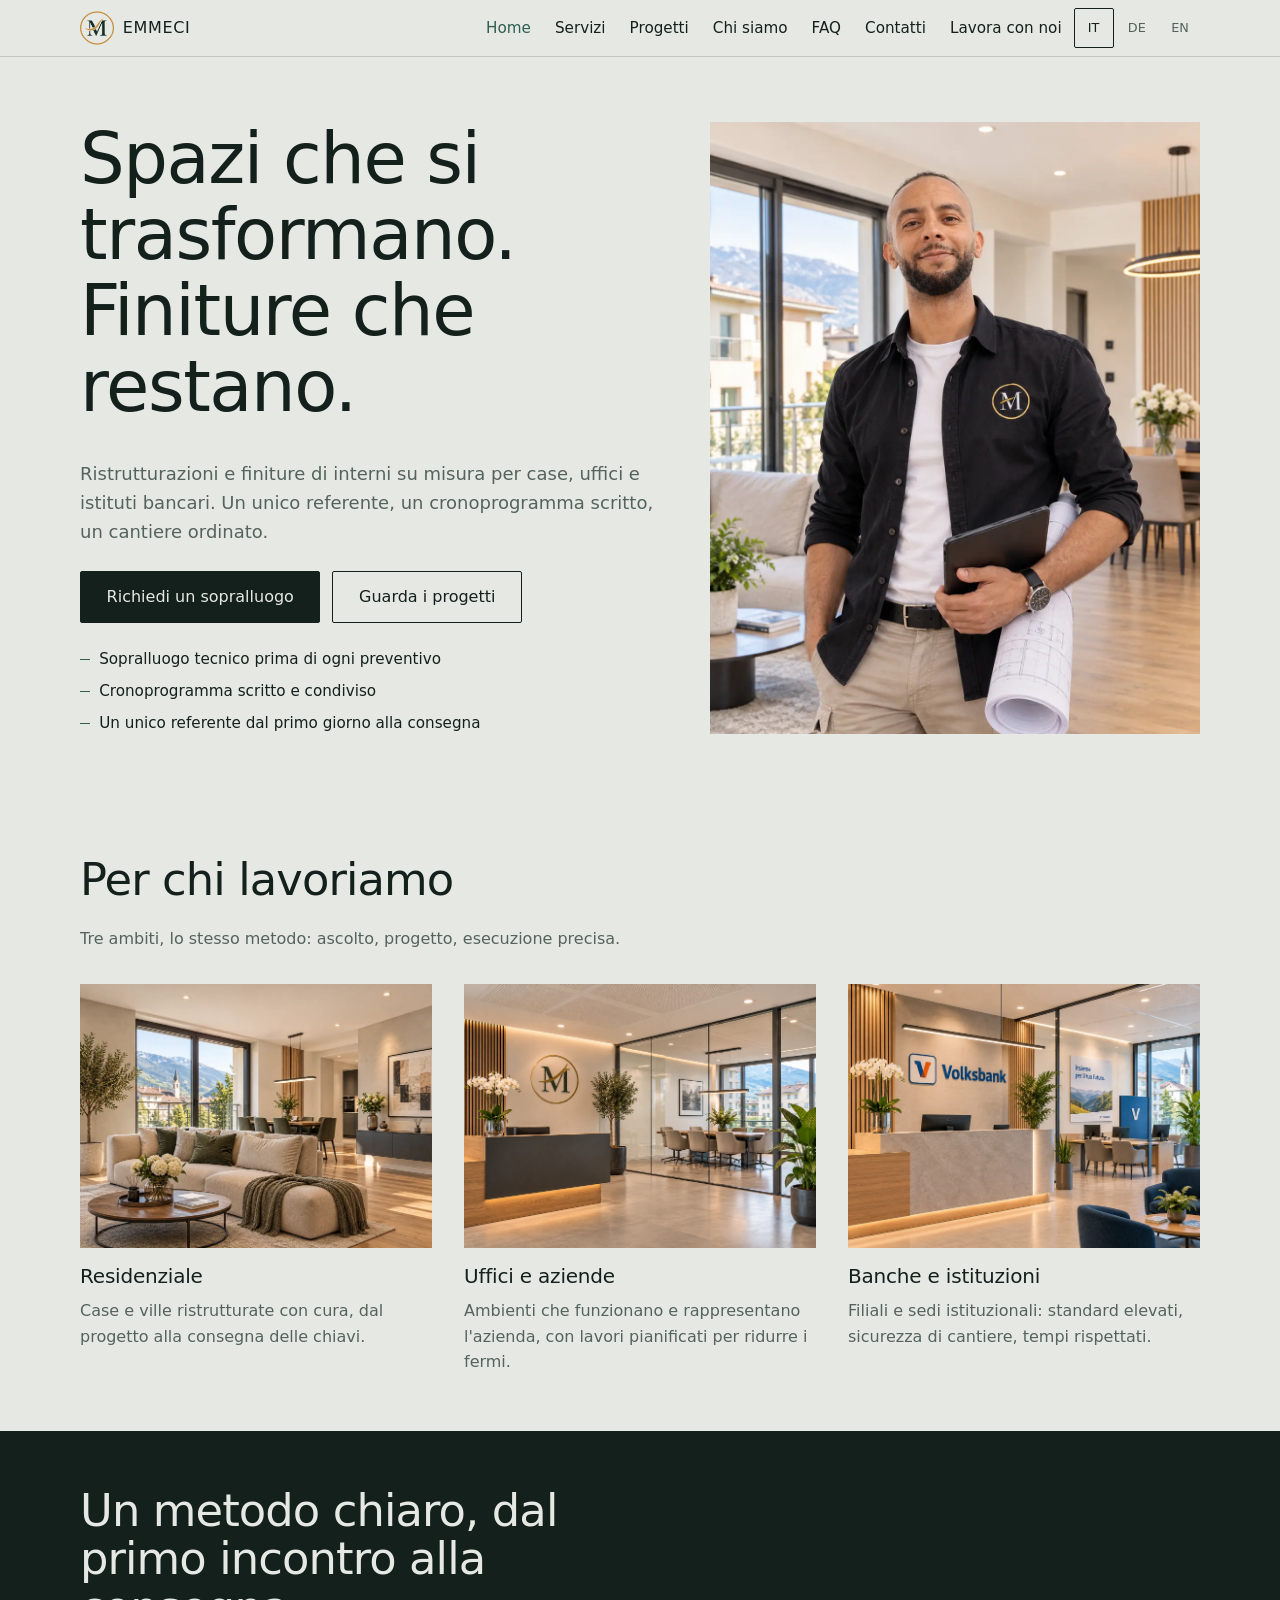
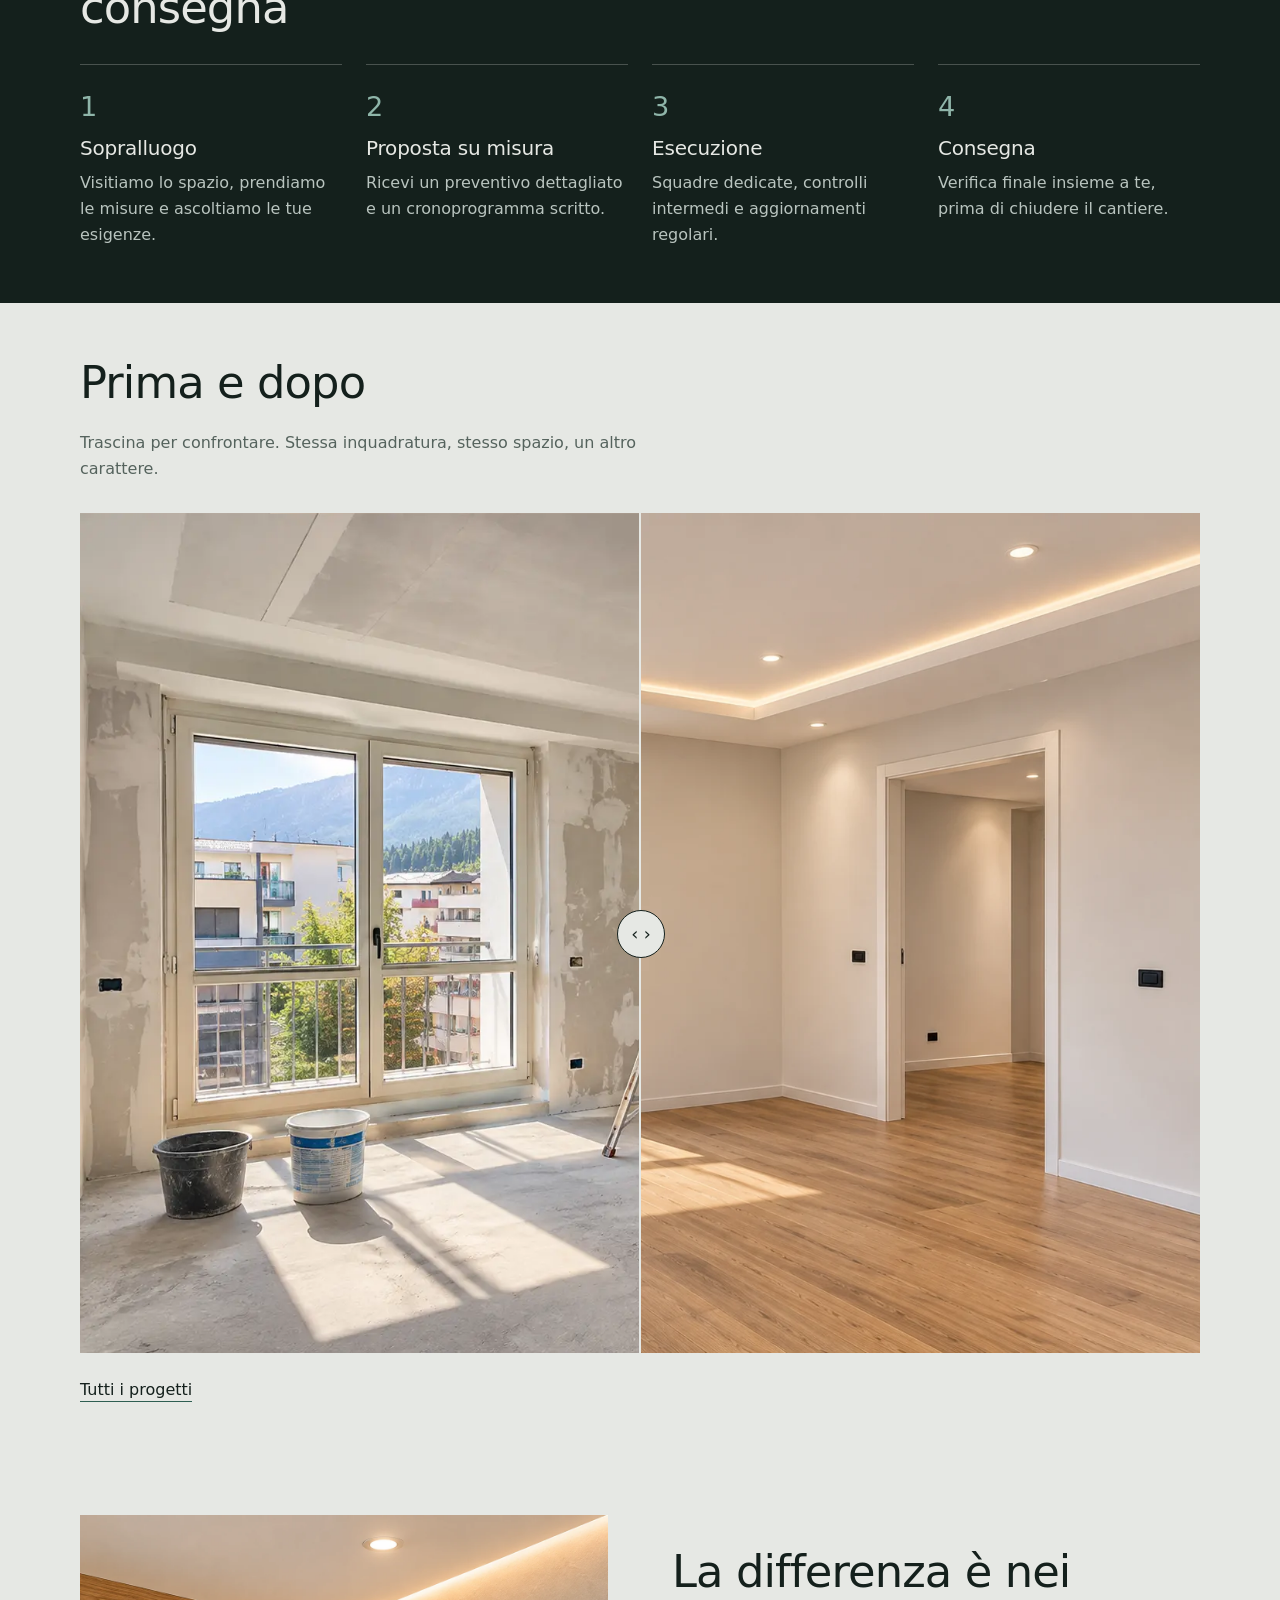
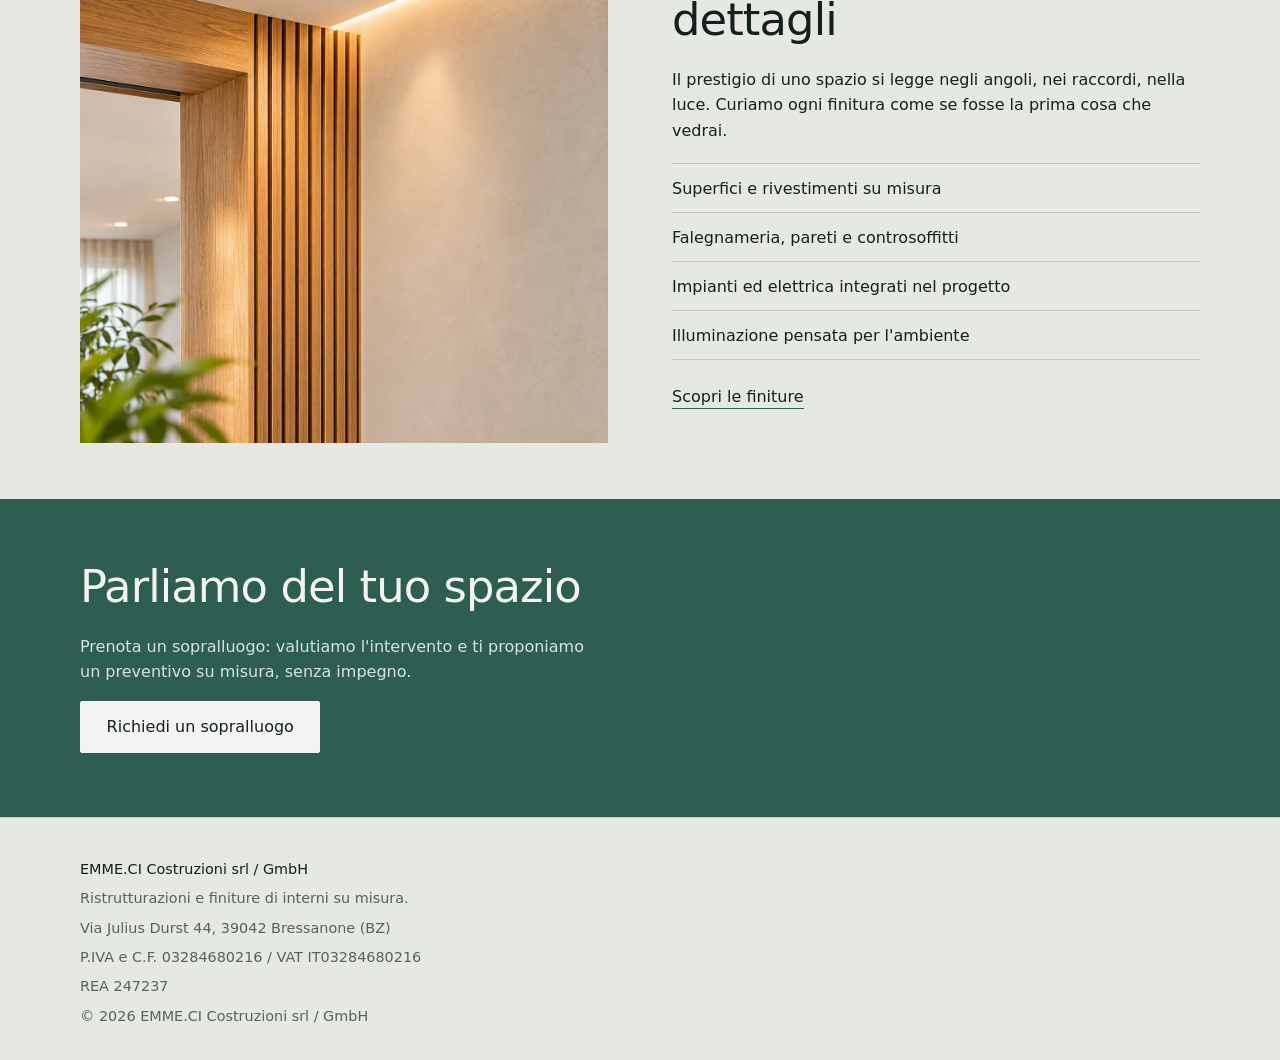
<file: index.html>
<!DOCTYPE html>
<html lang="it">
<head>
  <meta charset="utf-8">
  <meta name="viewport" content="width=device-width, initial-scale=1, viewport-fit=cover">
  <title>Ristrutturazioni e finiture di interni su misura</title>
  <meta name="description" content="Ristrutturazioni e finiture di interni per abitazioni, uffici e istituti bancari. Sopralluogo tecnico e preventivo su misura.">
  <meta name="theme-color" content="#14201C">
  <meta property="og:title" content="Ristrutturazioni e finiture di interni su misura">
  <meta property="og:description" content="Case, uffici e istituti: un unico referente, un cronoprogramma scritto, un cantiere ordinato.">
  <meta property="og:image" content="img/home/hero.webp">
  <link rel="stylesheet" href="styles.css">
  <script src="js/config.js" defer></script>
  <script src="js/i18n.js" defer></script>
  <script src="js/app.js" defer></script>
</head>
<body data-page="home">

  <!-- Header injected by app.js -->
  <header id="site-header" class="site-header"></header>

  <main id="main">

    <!-- HERO -->
    <section class="hero wrap">
      <div class="hero-copy">
        <h1 data-i18n="home.hero.title">Spazi che si trasformano. Finiture che restano.</h1>
        <p class="lead" data-i18n="home.hero.text">Ristrutturazioni e finiture di interni su misura per case, uffici e istituti bancari. Un unico referente, un cronoprogramma scritto, un cantiere ordinato.</p>
        <div class="actions">
          <a class="btn btn-primary" href="contact.html" data-i18n="cta.visit">Richiedi un sopralluogo</a>
          <a class="btn btn-ghost" href="projects.html" data-i18n="cta.projects">Guarda i progetti</a>
        </div>
        <ul class="proof">
          <li data-i18n="home.proof.1">Sopralluogo tecnico prima di ogni preventivo</li>
          <li data-i18n="home.proof.2">Cronoprogramma scritto e condiviso</li>
          <li data-i18n="home.proof.3">Un unico referente dal primo giorno alla consegna</li>
        </ul>
      </div>
      <figure class="ph hero-media" style="--ar:4/5" data-label="img/home/hero.webp · 4:5">
        <img src="img/home/hero.webp" width="800" height="1000" fetchpriority="high" alt="Interno ristrutturato, luce naturale e finiture di pregio" data-i18n-alt="home.hero.alt" onerror="this.remove()">
      </figure>
    </section>

    <!-- SEGMENTS -->
    <section class="section wrap">
      <header class="section-head">
        <h2 data-i18n="home.seg.title">Per chi lavoriamo</h2>
        <p data-i18n="home.seg.text">Tre ambiti, lo stesso metodo: ascolto, progetto, esecuzione precisa.</p>
      </header>
      <div class="segments">
        <a class="seg" href="services.html#residential">
          <figure class="ph" style="--ar:4/3" data-label="img/home/seg-residential.webp · 4:3">
            <img src="img/home/seg-residential.webp" width="800" height="600" loading="lazy" alt="Ristrutturazione residenziale" data-i18n-alt="home.seg.1.alt" onerror="this.remove()">
          </figure>
          <h3 data-i18n="home.seg.1.title">Residenziale</h3>
          <p data-i18n="home.seg.1.text">Case e ville ristrutturate con cura, dal progetto alla consegna delle chiavi.</p>
        </a>
        <a class="seg" href="services.html#corporate">
          <figure class="ph" style="--ar:4/3" data-label="img/home/seg-corporate.webp · 4:3">
            <img src="img/home/seg-corporate.webp" width="800" height="600" loading="lazy" alt="Ufficio aziendale ristrutturato" data-i18n-alt="home.seg.2.alt" onerror="this.remove()">
          </figure>
          <h3 data-i18n="home.seg.2.title">Uffici e aziende</h3>
          <p data-i18n="home.seg.2.text">Ambienti che funzionano e rappresentano l'azienda, con lavori pianificati per ridurre i fermi.</p>
        </a>
        <a class="seg" href="services.html#banks">
          <figure class="ph" style="--ar:4/3" data-label="img/home/seg-banks.webp · 4:3">
            <img src="img/home/seg-banks.webp" width="800" height="600" loading="lazy" alt="Filiale bancaria ristrutturata" data-i18n-alt="home.seg.3.alt" onerror="this.remove()">
          </figure>
          <h3 data-i18n="home.seg.3.title">Banche e istituzioni</h3>
          <p data-i18n="home.seg.3.text">Filiali e sedi istituzionali: standard elevati, sicurezza di cantiere, tempi rispettati.</p>
        </a>
      </div>
    </section>

    <!-- METHOD -->
    <section class="section section-dark">
      <div class="wrap">
        <header class="section-head">
          <h2 data-i18n="home.method.title">Un metodo chiaro, dal primo incontro alla consegna</h2>
        </header>
        <ol class="steps">
          <li class="step">
            <h3 data-i18n="home.method.1.title">Sopralluogo</h3>
            <p data-i18n="home.method.1.text">Visitiamo lo spazio, prendiamo le misure e ascoltiamo le tue esigenze.</p>
          </li>
          <li class="step">
            <h3 data-i18n="home.method.2.title">Proposta su misura</h3>
            <p data-i18n="home.method.2.text">Ricevi un preventivo dettagliato e un cronoprogramma scritto.</p>
          </li>
          <li class="step">
            <h3 data-i18n="home.method.3.title">Esecuzione</h3>
            <p data-i18n="home.method.3.text">Squadre dedicate, controlli intermedi e aggiornamenti regolari.</p>
          </li>
          <li class="step">
            <h3 data-i18n="home.method.4.title">Consegna</h3>
            <p data-i18n="home.method.4.text">Verifica finale insieme a te, prima di chiudere il cantiere.</p>
          </li>
        </ol>
      </div>
    </section>

    <!-- BEFORE / AFTER -->
    <section class="section wrap">
      <header class="section-head">
        <h2 data-i18n="home.ba.title">Prima e dopo</h2>
        <p data-i18n="home.ba.text">Trascina per confrontare. Stessa inquadratura, stesso spazio, un altro carattere.</p>
      </header>
      <div class="ba ph" style="--ar:4/3" data-ba data-label="img/projects/p1-before.webp + p1-after.webp · 4:3">
        <img class="ba-after" src="img/projects/p1-after.webp" width="800" height="600" loading="lazy" alt="Dopo i lavori" data-i18n-alt="ba.after" onerror="this.remove()">
        <img class="ba-before" src="img/projects/p1-before.webp" width="800" height="600" loading="lazy" alt="Prima dei lavori" data-i18n-alt="ba.before" onerror="this.remove()">
        <input class="ba-range" type="range" min="0" max="100" value="50" aria-label="Confronta prima e dopo" data-i18n-aria="ba.range">
        <span class="ba-handle" aria-hidden="true"></span>
      </div>
      <p class="more"><a href="projects.html" data-i18n="home.ba.link">Tutti i progetti</a></p>
    </section>

    <!-- CRAFT / FIT-OUT -->
    <section class="section wrap split">
      <figure class="ph" style="--ar:1/1" data-label="img/home/craft-detail.webp · 1:1">
        <img src="img/home/craft-detail.webp" width="800" height="800" loading="lazy" alt="Dettaglio di finitura su misura" data-i18n-alt="home.craft.alt" onerror="this.remove()">
      </figure>
      <div class="split-copy">
        <h2 data-i18n="home.craft.title">La differenza è nei dettagli</h2>
        <p data-i18n="home.craft.text">Il prestigio di uno spazio si legge negli angoli, nei raccordi, nella luce. Curiamo ogni finitura come se fosse la prima cosa che vedrai.</p>
        <ul class="list">
          <li data-i18n="home.craft.1">Superfici e rivestimenti su misura</li>
          <li data-i18n="home.craft.2">Falegnameria, pareti e controsoffitti</li>
          <li data-i18n="home.craft.3">Impianti ed elettrica integrati nel progetto</li>
          <li data-i18n="home.craft.4">Illuminazione pensata per l'ambiente</li>
        </ul>
        <p class="more"><a href="services.html#fitout" data-i18n="home.craft.link">Scopri le finiture</a></p>
      </div>
    </section>

    <!-- FINAL CTA -->
    <section class="cta-band">
      <div class="wrap">
        <h2 data-i18n="home.cta.title">Parliamo del tuo spazio</h2>
        <p data-i18n="home.cta.text">Prenota un sopralluogo: valutiamo l'intervento e ti proponiamo un preventivo su misura, senza impegno.</p>
        <a class="btn btn-primary" href="contact.html" data-i18n="cta.visit">Richiedi un sopralluogo</a>
      </div>
    </section>

  </main>

  <!-- Footer and sticky bottom bar injected by app.js -->
  <footer id="site-footer" class="site-footer"></footer>

</body>
</html>
</file>
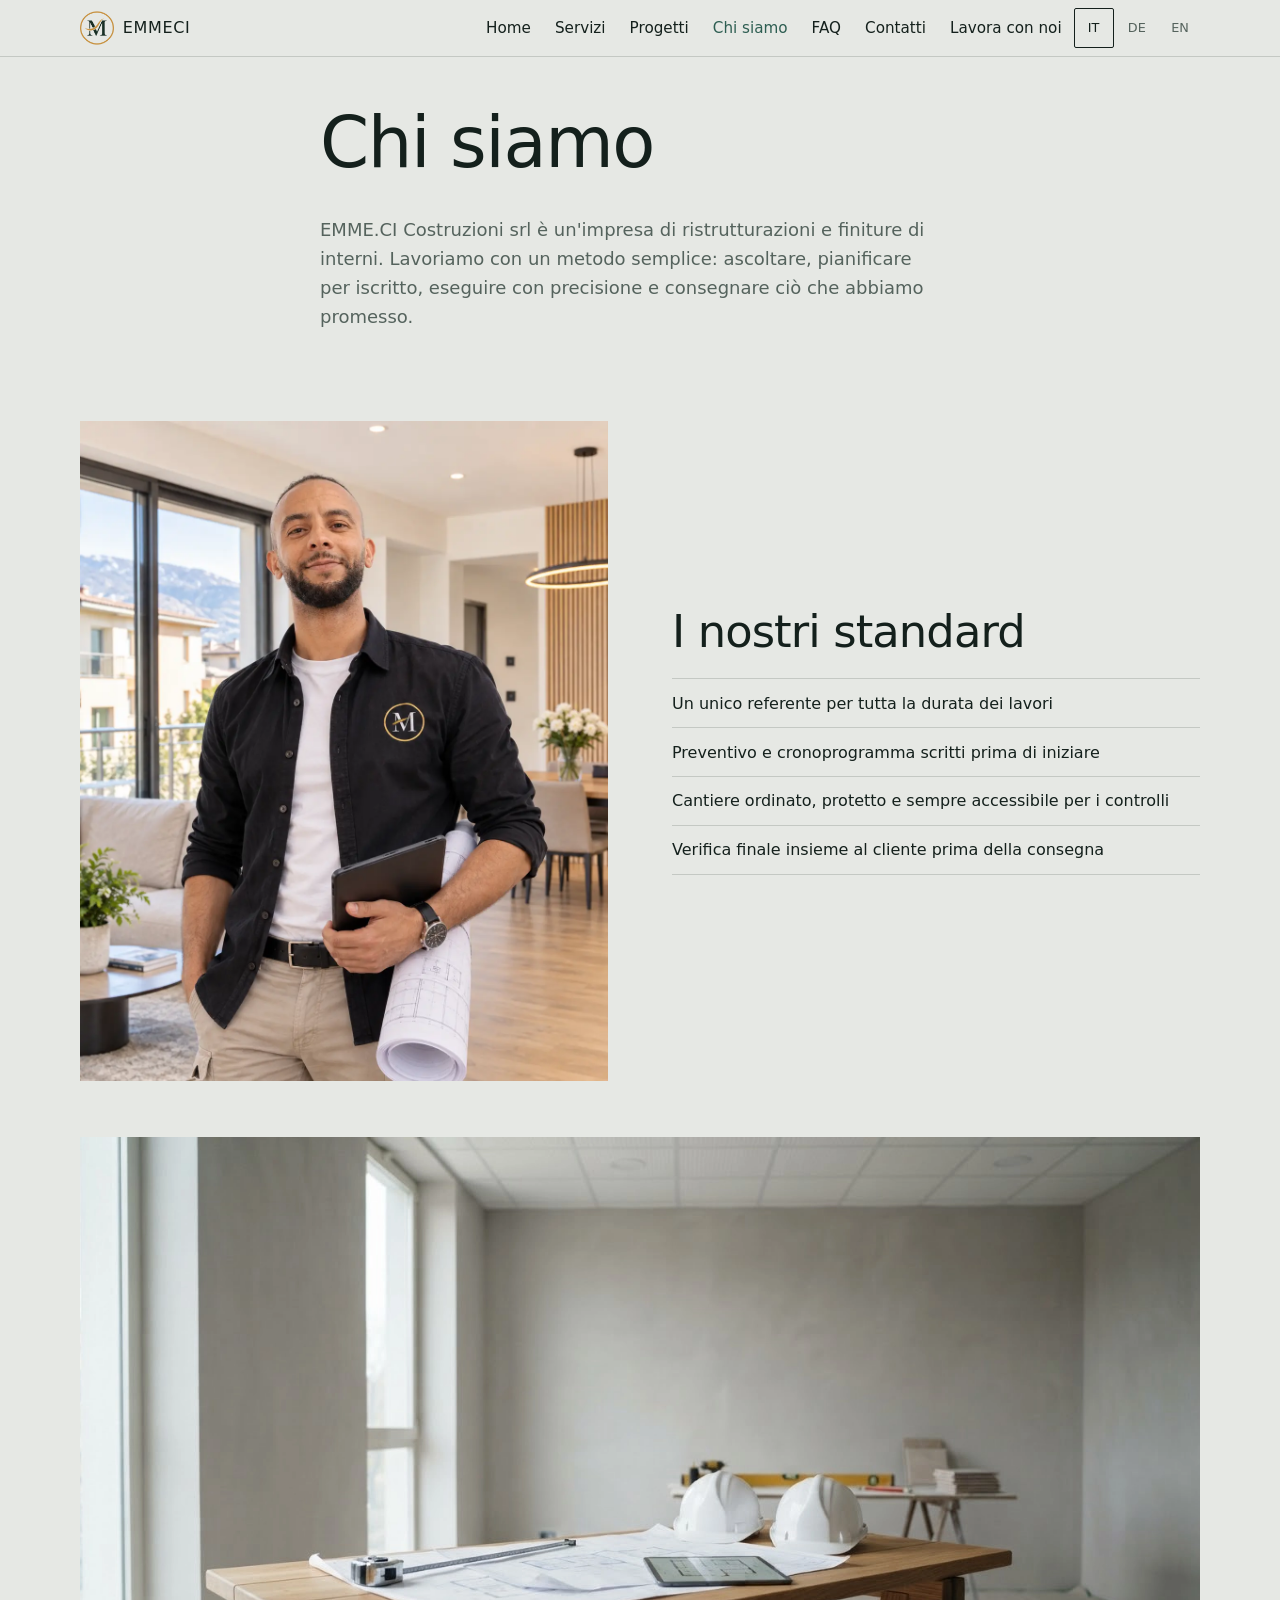
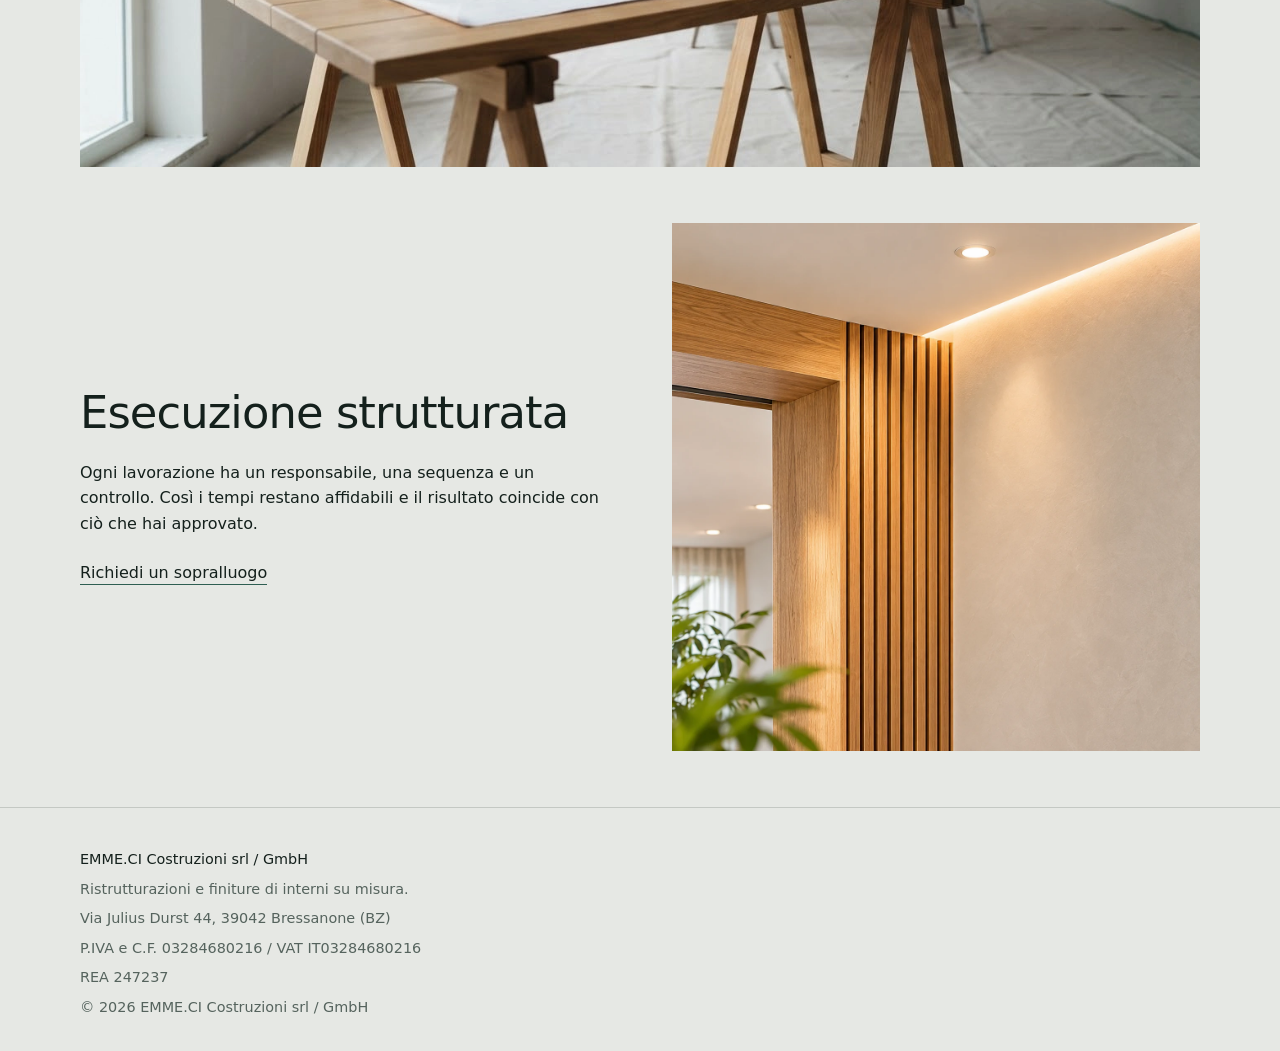
<file: about.html>
<!DOCTYPE html>
<html lang="it">
<head>
  <meta charset="utf-8">
  <meta name="viewport" content="width=device-width, initial-scale=1, viewport-fit=cover">
  <title>Chi siamo | Standard ed esecuzione strutturata</title>
  <meta name="description" content="Un'impresa di ristrutturazioni e finiture di interni con un metodo chiaro: un referente, tempi scritti, cantiere ordinato.">
  <meta name="theme-color" content="#14201C">
  <link rel="stylesheet" href="styles.css">
  <script src="js/config.js" defer></script>
  <script src="js/i18n.js" defer></script>
  <script src="js/app.js" defer></script>
</head>
<body data-page="about">

  <header id="site-header" class="site-header"></header>

  <main id="main">
    <section class="page-head wrap">
      <h1 data-i18n="about.title">Chi siamo</h1>
      <p class="lead" data-i18n="about.text">EMME.CI Costruzioni srl è un'impresa di ristrutturazioni e finiture di interni. Lavoriamo con un metodo semplice: ascoltare, pianificare per iscritto, eseguire con precisione e consegnare ciò che abbiamo promesso.</p>
    </section>

    <section class="section wrap split">
      <figure class="ph" style="--ar:4/5" data-label="img/about/team-site.webp · 4:5">
        <img src="img/about/team-site.webp" width="800" height="1000" loading="lazy" alt="Il nostro team in cantiere" data-i18n-alt="about.alt1" onerror="this.remove()">
      </figure>
      <div>
        <h2 data-i18n="about.std.title">I nostri standard</h2>
        <ul class="list">
          <li data-i18n="about.std.1">Un unico referente per tutta la durata dei lavori</li>
          <li data-i18n="about.std.2">Preventivo e cronoprogramma scritti prima di iniziare</li>
          <li data-i18n="about.std.3">Cantiere ordinato, protetto e sempre accessibile per i controlli</li>
          <li data-i18n="about.std.4">Verifica finale insieme al cliente prima della consegna</li>
        </ul>
      </div>
    </section>

    <section class="wrap">
      <figure class="ph" style="--ar:16/9" data-label="img/about/process.webp · 16:9">
        <img src="img/about/process.webp" width="1280" height="720" loading="lazy" alt="Fasi di lavoro in cantiere" data-i18n-alt="about.alt3" onerror="this.remove()">
      </figure>
    </section>

    <section class="section wrap split">
      <div>
        <h2 data-i18n="about.how.title">Esecuzione strutturata</h2>
        <p data-i18n="about.how.text">Ogni lavorazione ha un responsabile, una sequenza e un controllo. Così i tempi restano affidabili e il risultato coincide con ciò che hai approvato.</p>
        <p class="more"><a href="contact.html" data-i18n="cta.visit">Richiedi un sopralluogo</a></p>
      </div>
      <figure class="ph" style="--ar:1/1" data-label="img/about/detail.webp · 1:1">
        <img src="img/about/detail.webp" width="800" height="800" loading="lazy" alt="Dettaglio di una finitura" data-i18n-alt="about.alt2" onerror="this.remove()">
      </figure>
    </section>
  </main>

  <footer id="site-footer" class="site-footer"></footer>

</body>
</html>
</file>
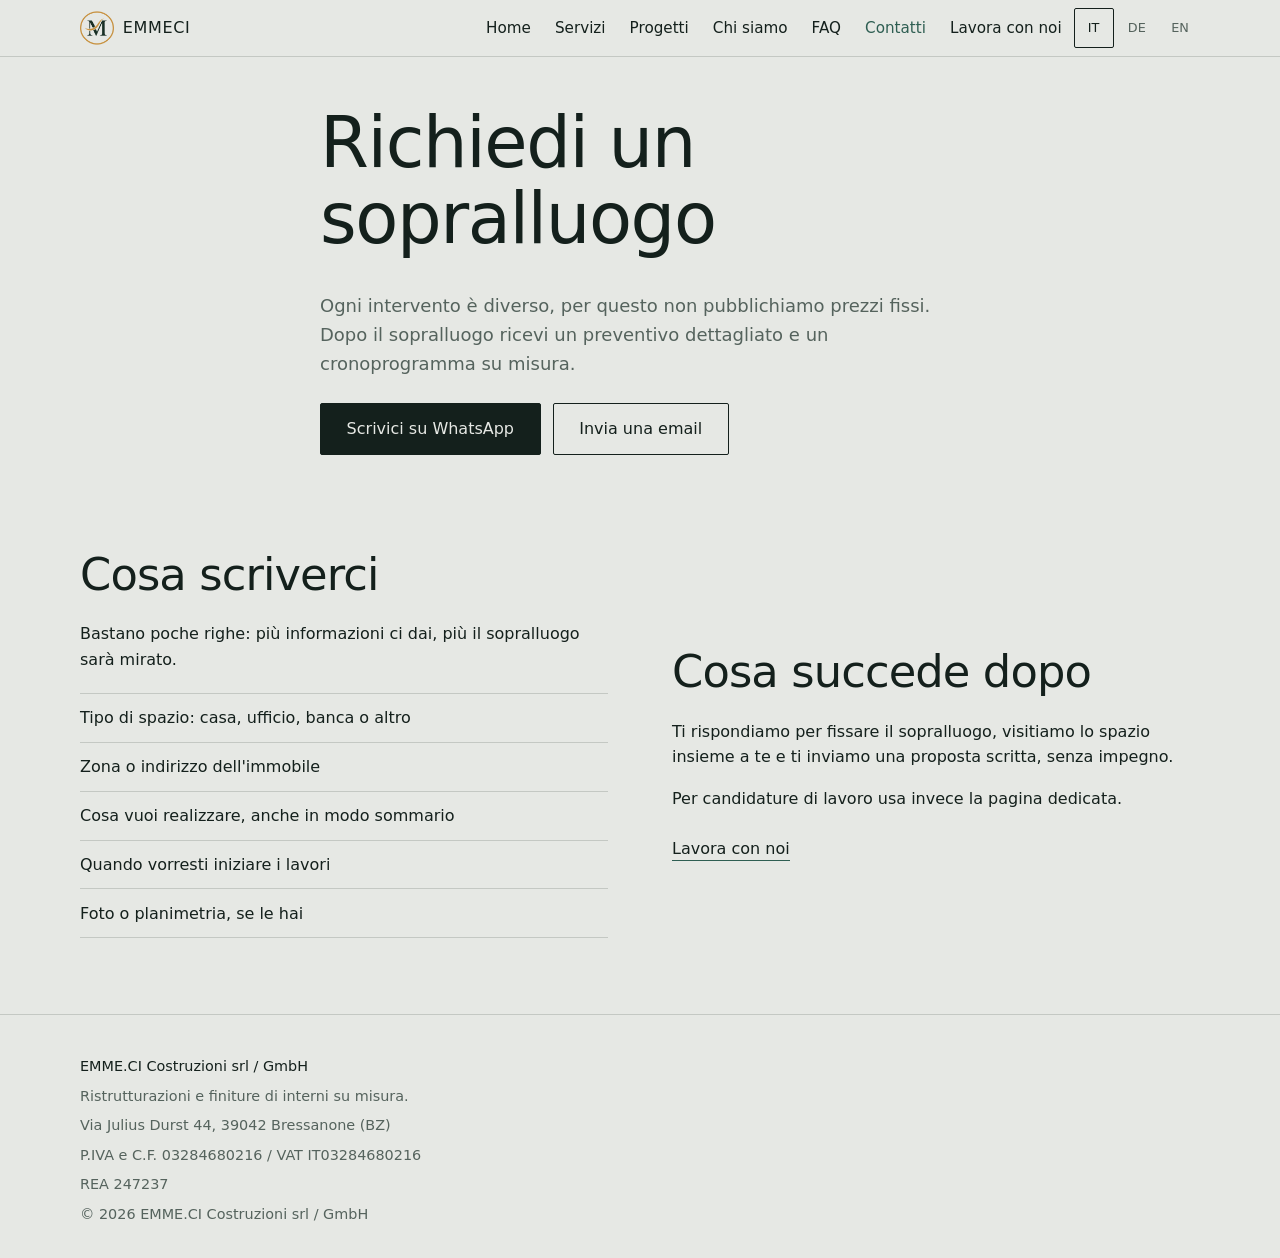
<file: contact.html>
<!DOCTYPE html>
<html lang="it">
<head>
  <meta charset="utf-8">
  <meta name="viewport" content="width=device-width, initial-scale=1, viewport-fit=cover">
  <title>Richiedi un sopralluogo | Contatti</title>
  <meta name="description" content="Richiedi un sopralluogo tecnico per ristrutturazioni e finiture di interni. Preventivo su misura per case, uffici e banche.">
  <meta name="theme-color" content="#14201C">
  <link rel="stylesheet" href="styles.css">
  <script src="js/config.js" defer></script>
  <script src="js/i18n.js" defer></script>
  <script src="js/app.js" defer></script>
</head>
<body data-page="contact">

  <header id="site-header" class="site-header"></header>

  <main id="main">
    <section class="page-head wrap">
      <h1 data-i18n="contact.title">Richiedi un sopralluogo</h1>
      <p class="lead" data-i18n="contact.text">Ogni intervento è diverso, per questo non pubblichiamo prezzi fissi. Dopo il sopralluogo ricevi un preventivo dettagliato e un cronoprogramma su misura.</p>
      <div class="actions">
        <a class="btn btn-primary" data-wa="clients" data-i18n="contact.wa">Scrivici su WhatsApp</a>
        <a class="btn btn-ghost" data-mail="clients" data-i18n="contact.mail">Invia una email</a>
      </div>
    </section>

    <section class="section wrap split">
      <div>
        <h2 data-i18n="contact.inc.title">Cosa scriverci</h2>
        <p data-i18n="contact.inc.text">Bastano poche righe: più informazioni ci dai, più il sopralluogo sarà mirato.</p>
        <ul class="list">
          <li data-i18n="contact.inc.1">Tipo di spazio: casa, ufficio, banca o altro</li>
          <li data-i18n="contact.inc.2">Zona o indirizzo dell'immobile</li>
          <li data-i18n="contact.inc.3">Cosa vuoi realizzare, anche in modo sommario</li>
          <li data-i18n="contact.inc.4">Quando vorresti iniziare i lavori</li>
          <li data-i18n="contact.inc.5">Foto o planimetria, se le hai</li>
        </ul>
      </div>
      <div>
        <h2 data-i18n="contact.next.title">Cosa succede dopo</h2>
        <p data-i18n="contact.next.text">Ti rispondiamo per fissare il sopralluogo, visitiamo lo spazio insieme a te e ti inviamo una proposta scritta, senza impegno.</p>
        <p data-i18n="contact.note">Per candidature di lavoro usa invece la pagina dedicata.</p>
        <p class="more"><a href="jobs.html" data-i18n="contact.jobs">Lavora con noi</a></p>
      </div>
    </section>
  </main>

  <footer id="site-footer" class="site-footer"></footer>

</body>
</html>
</file>
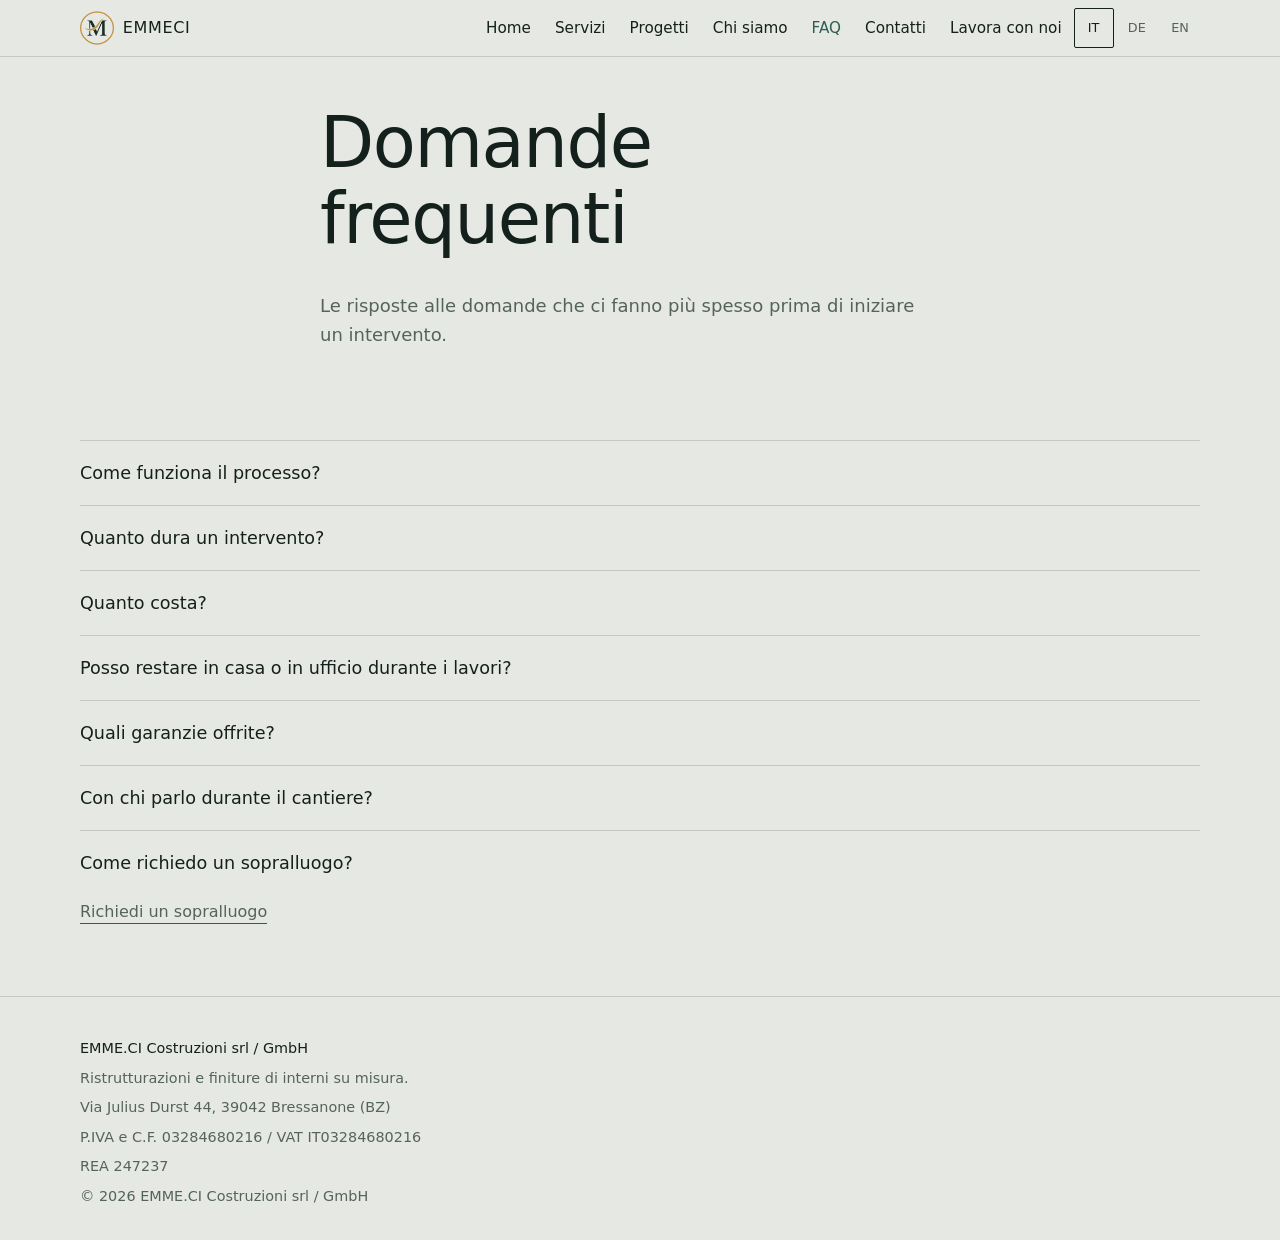
<file: faq.html>
<!DOCTYPE html>
<html lang="it">
<head>
  <meta charset="utf-8">
  <meta name="viewport" content="width=device-width, initial-scale=1, viewport-fit=cover">
  <title>Domande frequenti | Processo, tempi, costi, garanzie</title>
  <meta name="description" content="Risposte su processo, tempi, costi, garanzie e sopralluogo per ristrutturazioni e finiture di interni.">
  <meta name="theme-color" content="#14201C">
  <link rel="stylesheet" href="styles.css">
  <script src="js/config.js" defer></script>
  <script src="js/i18n.js" defer></script>
  <script src="js/app.js" defer></script>
</head>
<body data-page="faq">

  <header id="site-header" class="site-header"></header>

  <main id="main">
    <section class="page-head wrap">
      <h1 data-i18n="faq.title">Domande frequenti</h1>
      <p class="lead" data-i18n="faq.text">Le risposte alle domande che ci fanno più spesso prima di iniziare un intervento.</p>
    </section>

    <section class="section wrap faq">
      <details>
        <summary data-i18n="faq.1.q">Come funziona il processo?</summary>
        <p data-i18n="faq.1.a">Iniziamo con un sopralluogo, poi riceverai una proposta scritta con preventivo e cronoprogramma. Seguono l'esecuzione con controlli intermedi e la consegna con verifica finale insieme a te.</p>
      </details>
      <details>
        <summary data-i18n="faq.2.q">Quanto dura un intervento?</summary>
        <p data-i18n="faq.2.a">Dipende da dimensioni e complessità. Prima di iniziare ricevi un cronoprogramma scritto con fasi e tempi previsti.</p>
      </details>
      <details>
        <summary data-i18n="faq.3.q">Quanto costa?</summary>
        <p data-i18n="faq.3.a">Non pubblichiamo prezzi fissi perché ogni spazio è diverso. Dopo il sopralluogo ricevi un preventivo dettagliato, costruito sul lavoro reale da eseguire.</p>
      </details>
      <details>
        <summary data-i18n="faq.4.q">Posso restare in casa o in ufficio durante i lavori?</summary>
        <p data-i18n="faq.4.a">Dipende dall'intervento. Per uffici e filiali pianifichiamo lavori a fasi o fuori orario per ridurre i fermi dell'attività.</p>
      </details>
      <details>
        <summary data-i18n="faq.5.q">Quali garanzie offrite?</summary>
        <p data-i18n="faq.5.a">Condizioni di garanzia, materiali e lavorazioni sono definiti per iscritto nella proposta, così sai in anticipo cosa è incluso.</p>
      </details>
      <details>
        <summary data-i18n="faq.6.q">Con chi parlo durante il cantiere?</summary>
        <p data-i18n="faq.6.a">Hai un unico referente dal primo giorno alla consegna, che coordina le squadre e ti aggiorna regolarmente.</p>
      </details>
      <details>
        <summary data-i18n="faq.7.q">Come richiedo un sopralluogo?</summary>
        <p data-i18n="faq.7.a">Scrivici su WhatsApp o via email dalla pagina Contatti, indicando tipo di spazio, zona e che cosa vorresti realizzare.</p>
      </details>
      <p class="more"><a href="contact.html" data-i18n="cta.visit">Richiedi un sopralluogo</a></p>
    </section>
  </main>

  <footer id="site-footer" class="site-footer"></footer>

</body>
</html>
</file>
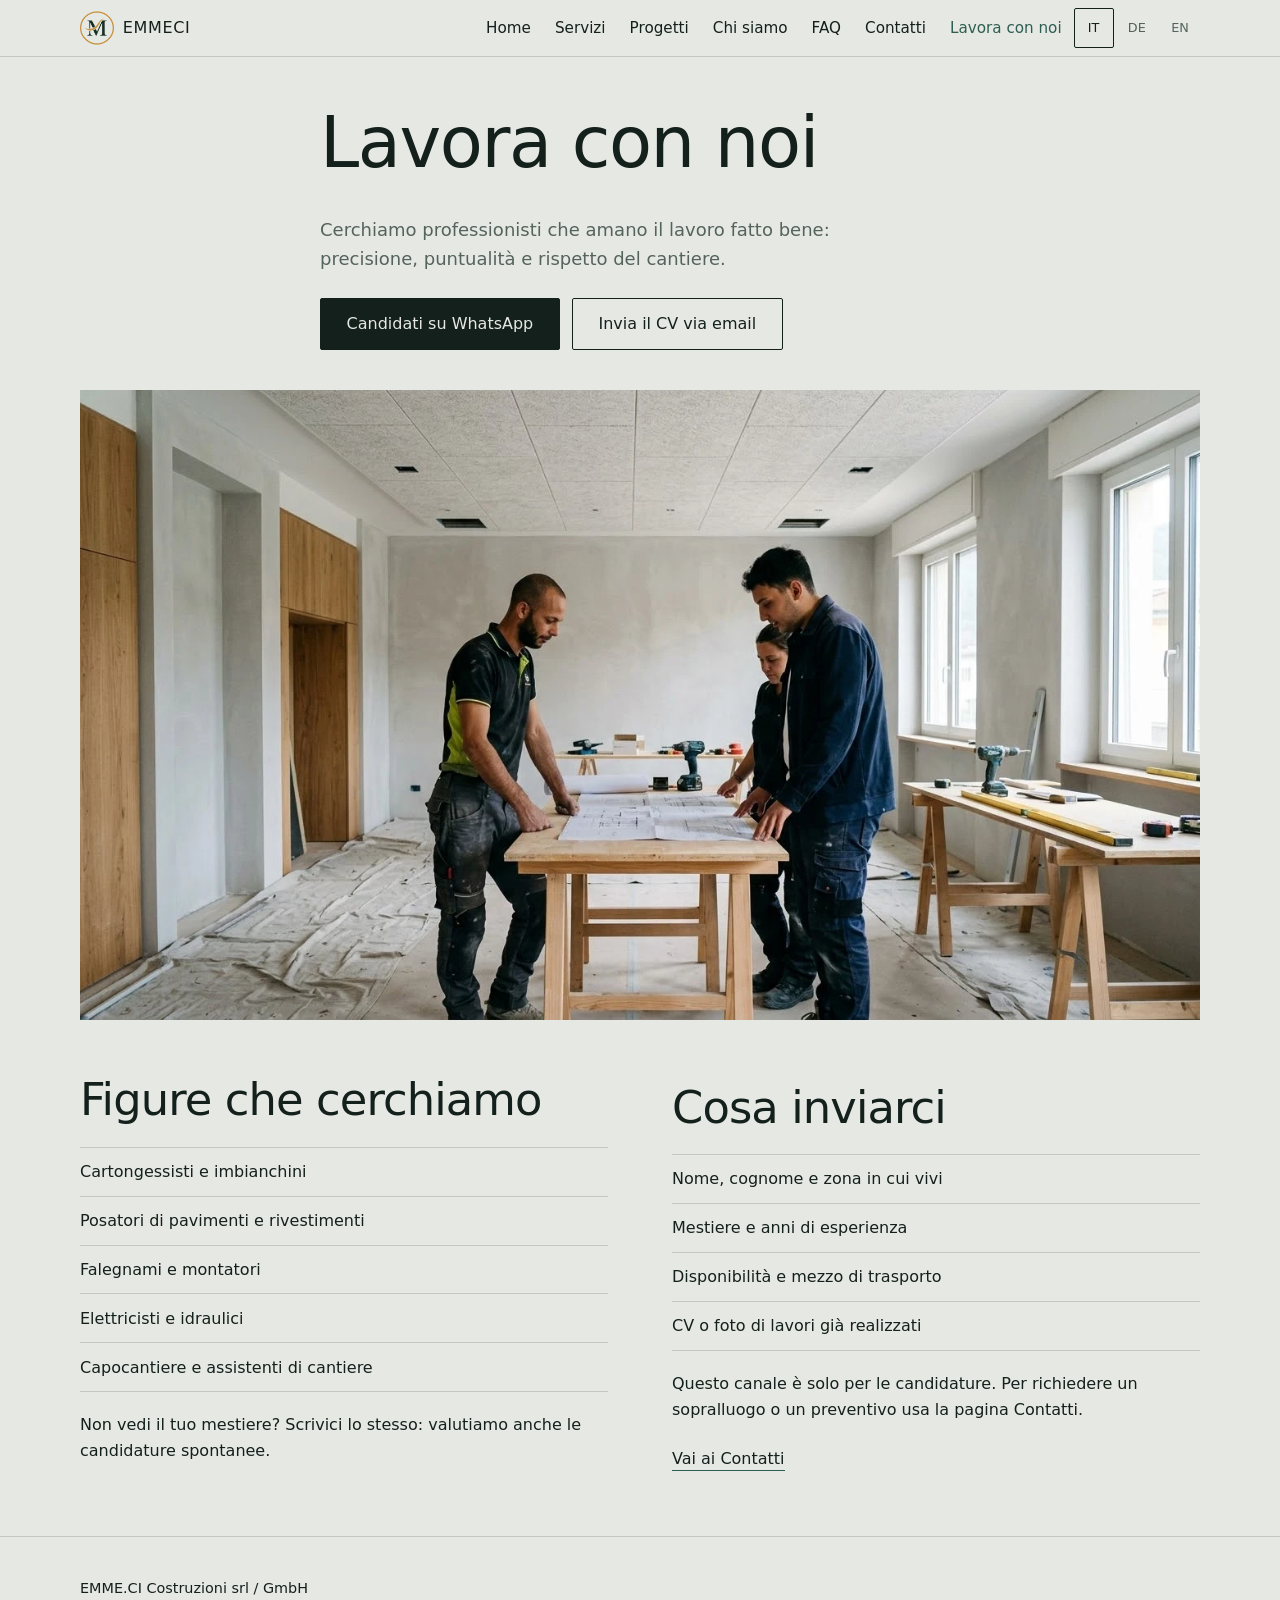
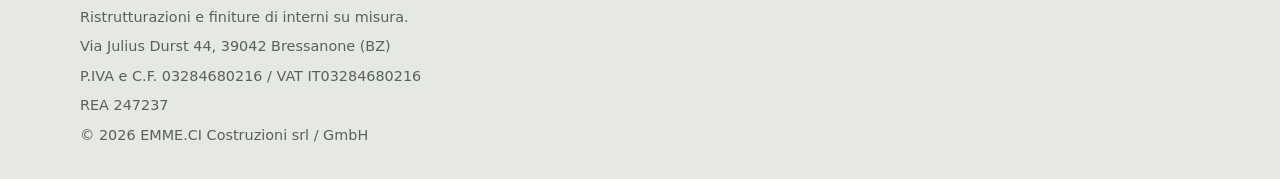
<file: jobs.html>
<!DOCTYPE html>
<html lang="it">
<head>
  <meta charset="utf-8">
  <meta name="viewport" content="width=device-width, initial-scale=1, viewport-fit=cover">
  <title>Lavora con noi | Candidature</title>
  <meta name="description" content="Candidati per lavorare con la nostra squadra di ristrutturazioni e finiture di interni. Invia il tuo profilo via WhatsApp o email.">
  <meta name="theme-color" content="#14201C">
  <link rel="stylesheet" href="styles.css">
  <script src="js/config.js" defer></script>
  <script src="js/i18n.js" defer></script>
  <script src="js/app.js" defer></script>
</head>
<body data-page="jobs">

  <header id="site-header" class="site-header"></header>

  <main id="main">
    <section class="page-head wrap">
      <h1 data-i18n="jobs.title">Lavora con noi</h1>
      <p class="lead" data-i18n="jobs.text">Cerchiamo professionisti che amano il lavoro fatto bene: precisione, puntualità e rispetto del cantiere.</p>
      <div class="actions">
        <a class="btn btn-primary" data-wa="jobs" data-i18n="jobs.wa">Candidati su WhatsApp</a>
        <a class="btn btn-ghost" data-mail="jobs" data-i18n="jobs.mail">Invia il CV via email</a>
      </div>
    </section>

    <section class="wrap">
      <figure class="ph" style="--ar:16/9" data-label="img/jobs/crew.webp · 16:9">
        <img src="img/jobs/crew.webp" width="1280" height="720" loading="lazy" alt="La nostra squadra in cantiere" data-i18n-alt="jobs.alt" onerror="this.remove()">
      </figure>
    </section>

    <section class="section wrap split">
      <div>
        <h2 data-i18n="jobs.roles.title">Figure che cerchiamo</h2>
        <ul class="list">
          <li data-i18n="jobs.roles.1">Cartongessisti e imbianchini</li>
          <li data-i18n="jobs.roles.2">Posatori di pavimenti e rivestimenti</li>
          <li data-i18n="jobs.roles.3">Falegnami e montatori</li>
          <li data-i18n="jobs.roles.4">Elettricisti e idraulici</li>
          <li data-i18n="jobs.roles.5">Capocantiere e assistenti di cantiere</li>
        </ul>
        <p data-i18n="jobs.roles.text">Non vedi il tuo mestiere? Scrivici lo stesso: valutiamo anche le candidature spontanee.</p>
      </div>
      <div>
        <h2 data-i18n="jobs.inc.title">Cosa inviarci</h2>
        <ul class="list">
          <li data-i18n="jobs.inc.1">Nome, cognome e zona in cui vivi</li>
          <li data-i18n="jobs.inc.2">Mestiere e anni di esperienza</li>
          <li data-i18n="jobs.inc.3">Disponibilità e mezzo di trasporto</li>
          <li data-i18n="jobs.inc.4">CV o foto di lavori già realizzati</li>
        </ul>
        <p data-i18n="jobs.note">Questo canale è solo per le candidature. Per richiedere un sopralluogo o un preventivo usa la pagina Contatti.</p>
        <p class="more"><a href="contact.html" data-i18n="jobs.contact">Vai ai Contatti</a></p>
      </div>
    </section>
  </main>

  <footer id="site-footer" class="site-footer"></footer>

</body>
</html>
</file>
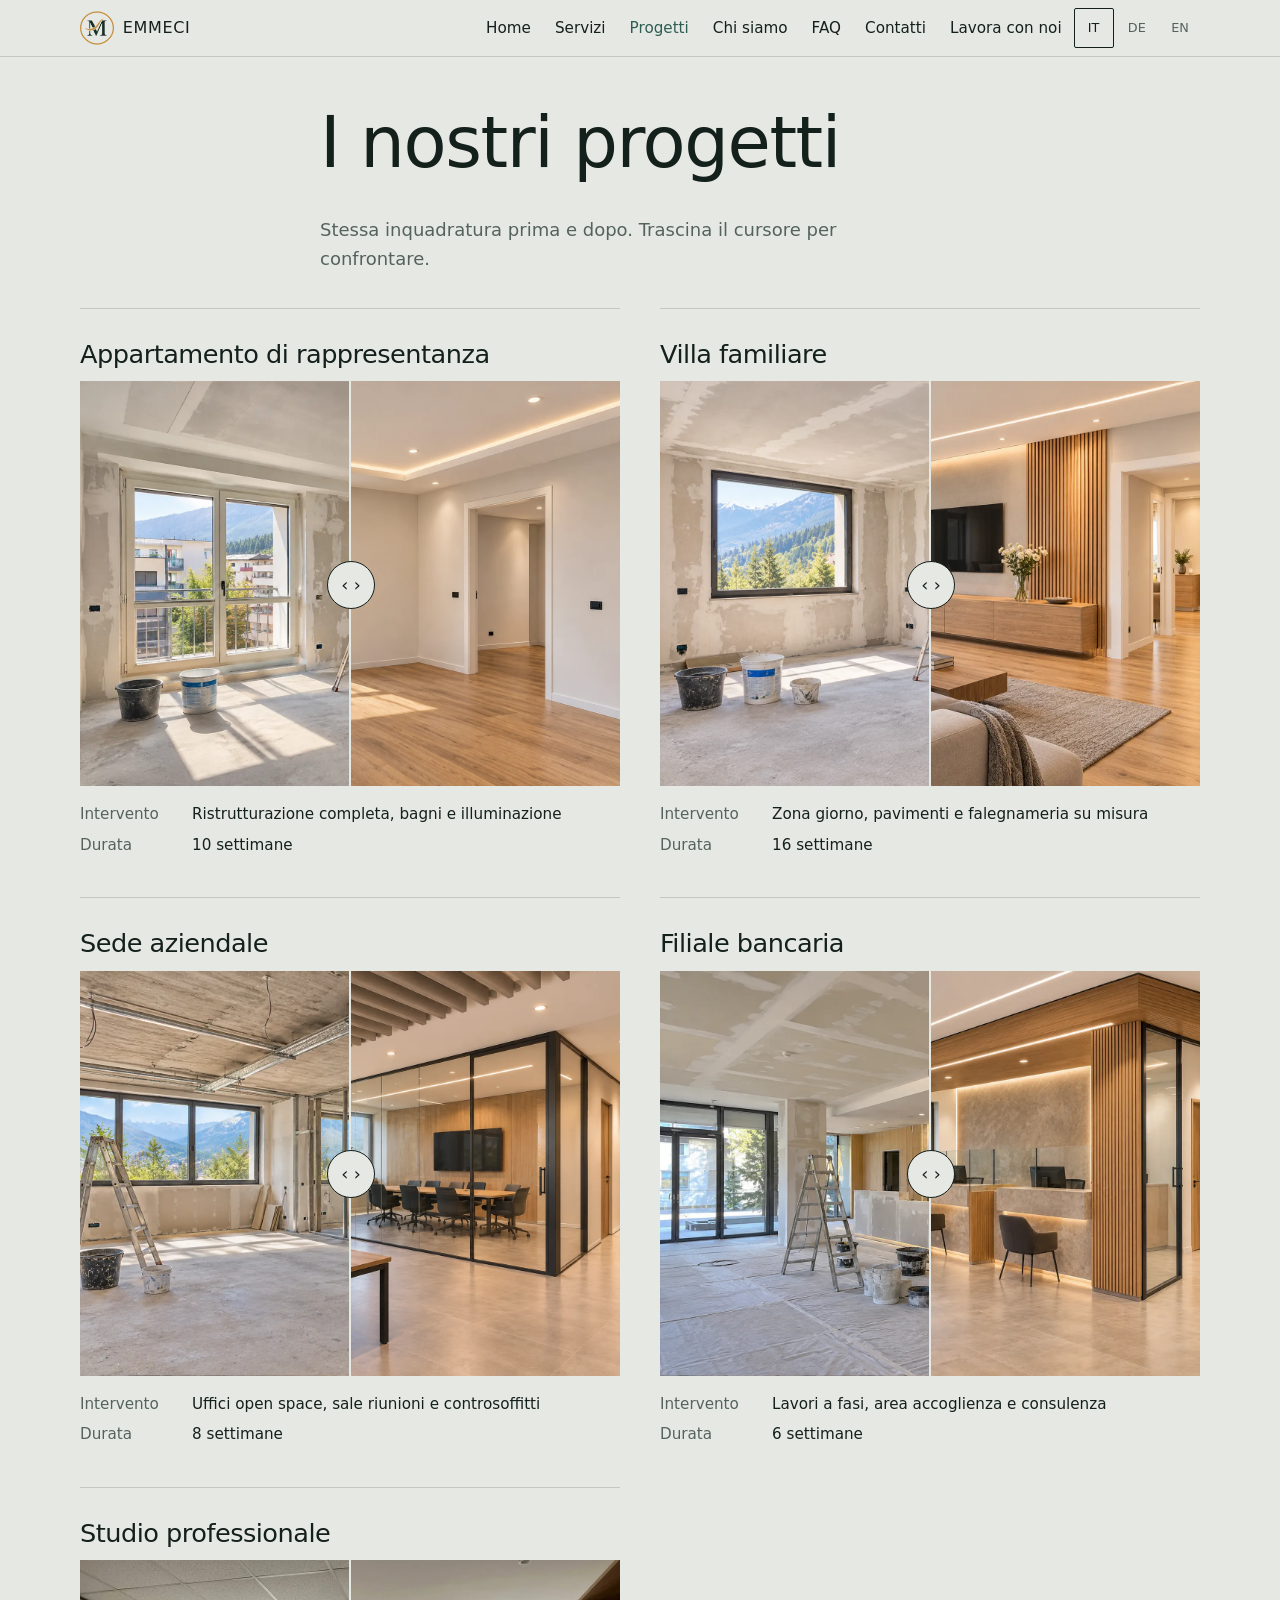
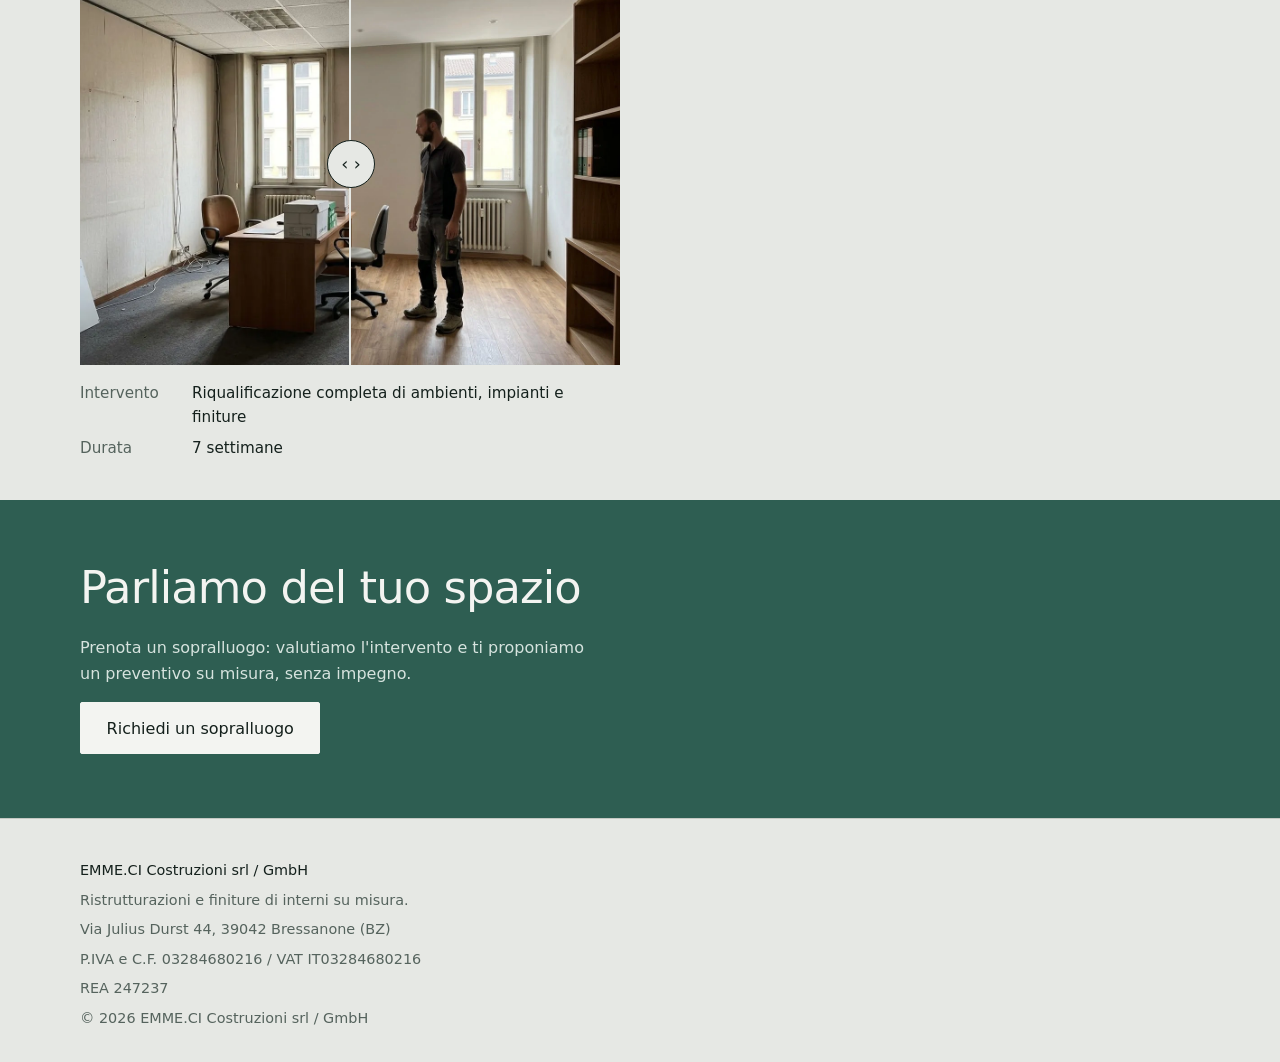
<file: projects.html>
<!DOCTYPE html>
<html lang="it">
<head>
  <meta charset="utf-8">
  <meta name="viewport" content="width=device-width, initial-scale=1, viewport-fit=cover">
  <title>Progetti | Prima e dopo</title>
  <meta name="description" content="Trasformazioni reali di case, uffici e filiali bancarie: confronta il prima e il dopo di ogni progetto.">
  <meta name="theme-color" content="#14201C">
  <link rel="stylesheet" href="styles.css">
  <script src="js/config.js" defer></script>
  <script src="js/i18n.js" defer></script>
  <script src="js/app.js" defer></script>
</head>
<body data-page="projects">

  <header id="site-header" class="site-header"></header>

  <main id="main">
    <section class="page-head wrap">
      <h1 data-i18n="pj.title">I nostri progetti</h1>
      <p class="lead" data-i18n="pj.text">Stessa inquadratura prima e dopo. Trascina il cursore per confrontare.</p>
    </section>

    <!-- To add a project: copy one <article>, change p1 to p6 in the image names, edit the texts. -->
    <div class="projects wrap">

      <article class="project">
        <h2 data-i18n="pj.1.title">Appartamento di rappresentanza</h2>
        <div class="ba ph" style="--ar:4/3" data-ba data-label="img/projects/p1-before.webp + p1-after.webp · 4:3">
          <img class="ba-after" src="img/projects/p1-after.webp" width="800" height="600" loading="lazy" alt="Dopo i lavori" data-i18n-alt="ba.after" onerror="this.remove()">
          <img class="ba-before" src="img/projects/p1-before.webp" width="800" height="600" loading="lazy" alt="Prima dei lavori" data-i18n-alt="ba.before" onerror="this.remove()">
          <input class="ba-range" type="range" min="0" max="100" value="50" aria-label="Confronta prima e dopo" data-i18n-aria="ba.range">
          <span class="ba-handle" aria-hidden="true"></span>
        </div>
        <dl class="facts">
          <div><dt data-i18n="pj.l.scope">Intervento</dt><dd data-i18n="pj.1.scope">Ristrutturazione completa, bagni e illuminazione</dd></div>
          <div><dt data-i18n="pj.l.time">Durata</dt><dd data-i18n="pj.1.time">10 settimane</dd></div>
        </dl>
      </article>

      <article class="project">
        <h2 data-i18n="pj.2.title">Villa familiare</h2>
        <div class="ba ph" style="--ar:4/3" data-ba data-label="img/projects/p2-before.webp + p2-after.webp · 4:3">
          <img class="ba-after" src="img/projects/p2-after.webp" width="800" height="600" loading="lazy" alt="Dopo i lavori" data-i18n-alt="ba.after" onerror="this.remove()">
          <img class="ba-before" src="img/projects/p2-before.webp" width="800" height="600" loading="lazy" alt="Prima dei lavori" data-i18n-alt="ba.before" onerror="this.remove()">
          <input class="ba-range" type="range" min="0" max="100" value="50" aria-label="Confronta prima e dopo" data-i18n-aria="ba.range">
          <span class="ba-handle" aria-hidden="true"></span>
        </div>
        <dl class="facts">
          <div><dt data-i18n="pj.l.scope">Intervento</dt><dd data-i18n="pj.2.scope">Zona giorno, pavimenti e falegnameria su misura</dd></div>
          <div><dt data-i18n="pj.l.time">Durata</dt><dd data-i18n="pj.2.time">16 settimane</dd></div>
        </dl>
      </article>

      <article class="project">
        <h2 data-i18n="pj.3.title">Sede aziendale</h2>
        <div class="ba ph" style="--ar:4/3" data-ba data-label="img/projects/p3-before.webp + p3-after.webp · 4:3">
          <img class="ba-after" src="img/projects/p3-after.webp" width="800" height="600" loading="lazy" alt="Dopo i lavori" data-i18n-alt="ba.after" onerror="this.remove()">
          <img class="ba-before" src="img/projects/p3-before.webp" width="800" height="600" loading="lazy" alt="Prima dei lavori" data-i18n-alt="ba.before" onerror="this.remove()">
          <input class="ba-range" type="range" min="0" max="100" value="50" aria-label="Confronta prima e dopo" data-i18n-aria="ba.range">
          <span class="ba-handle" aria-hidden="true"></span>
        </div>
        <dl class="facts">
          <div><dt data-i18n="pj.l.scope">Intervento</dt><dd data-i18n="pj.3.scope">Uffici open space, sale riunioni e controsoffitti</dd></div>
          <div><dt data-i18n="pj.l.time">Durata</dt><dd data-i18n="pj.3.time">8 settimane</dd></div>
        </dl>
      </article>

      <article class="project">
        <h2 data-i18n="pj.4.title">Filiale bancaria</h2>
        <div class="ba ph" style="--ar:4/3" data-ba data-label="img/projects/p4-before.webp + p4-after.webp · 4:3">
          <img class="ba-after" src="img/projects/p4-after.webp" width="800" height="600" loading="lazy" alt="Dopo i lavori" data-i18n-alt="ba.after" onerror="this.remove()">
          <img class="ba-before" src="img/projects/p4-before.webp" width="800" height="600" loading="lazy" alt="Prima dei lavori" data-i18n-alt="ba.before" onerror="this.remove()">
          <input class="ba-range" type="range" min="0" max="100" value="50" aria-label="Confronta prima e dopo" data-i18n-aria="ba.range">
          <span class="ba-handle" aria-hidden="true"></span>
        </div>
        <dl class="facts">
          <div><dt data-i18n="pj.l.scope">Intervento</dt><dd data-i18n="pj.4.scope">Lavori a fasi, area accoglienza e consulenza</dd></div>
          <div><dt data-i18n="pj.l.time">Durata</dt><dd data-i18n="pj.4.time">6 settimane</dd></div>
        </dl>
      </article>

      <article class="project">
        <h2 data-i18n="pj.5.title">Studio professionale</h2>
        <div class="ba ph" style="--ar:4/3" data-ba data-label="img/projects/p5-before.webp + p5-after.webp · 4:3">
          <img class="ba-after" src="img/projects/p5-after.webp" width="800" height="600" loading="lazy" alt="Dopo i lavori" data-i18n-alt="ba.after" onerror="this.remove()">
          <img class="ba-before" src="img/projects/p5-before.webp" width="800" height="600" loading="lazy" alt="Prima dei lavori" data-i18n-alt="ba.before" onerror="this.remove()">
          <input class="ba-range" type="range" min="0" max="100" value="50" aria-label="Confronta prima e dopo" data-i18n-aria="ba.range">
          <span class="ba-handle" aria-hidden="true"></span>
        </div>
        <dl class="facts">
          <div><dt data-i18n="pj.l.scope">Intervento</dt><dd data-i18n="pj.5.scope">Riqualificazione completa di ambienti, impianti e finiture</dd></div>
          <div><dt data-i18n="pj.l.time">Durata</dt><dd data-i18n="pj.5.time">7 settimane</dd></div>
        </dl>
      </article>

    </div>

    <section class="cta-band">
      <div class="wrap">
        <h2 data-i18n="home.cta.title">Parliamo del tuo spazio</h2>
        <p data-i18n="home.cta.text">Prenota un sopralluogo: valutiamo l'intervento e ti proponiamo un preventivo su misura, senza impegno.</p>
        <a class="btn btn-primary" href="contact.html" data-i18n="cta.visit">Richiedi un sopralluogo</a>
      </div>
    </section>
  </main>

  <footer id="site-footer" class="site-footer"></footer>

</body>
</html>
</file>
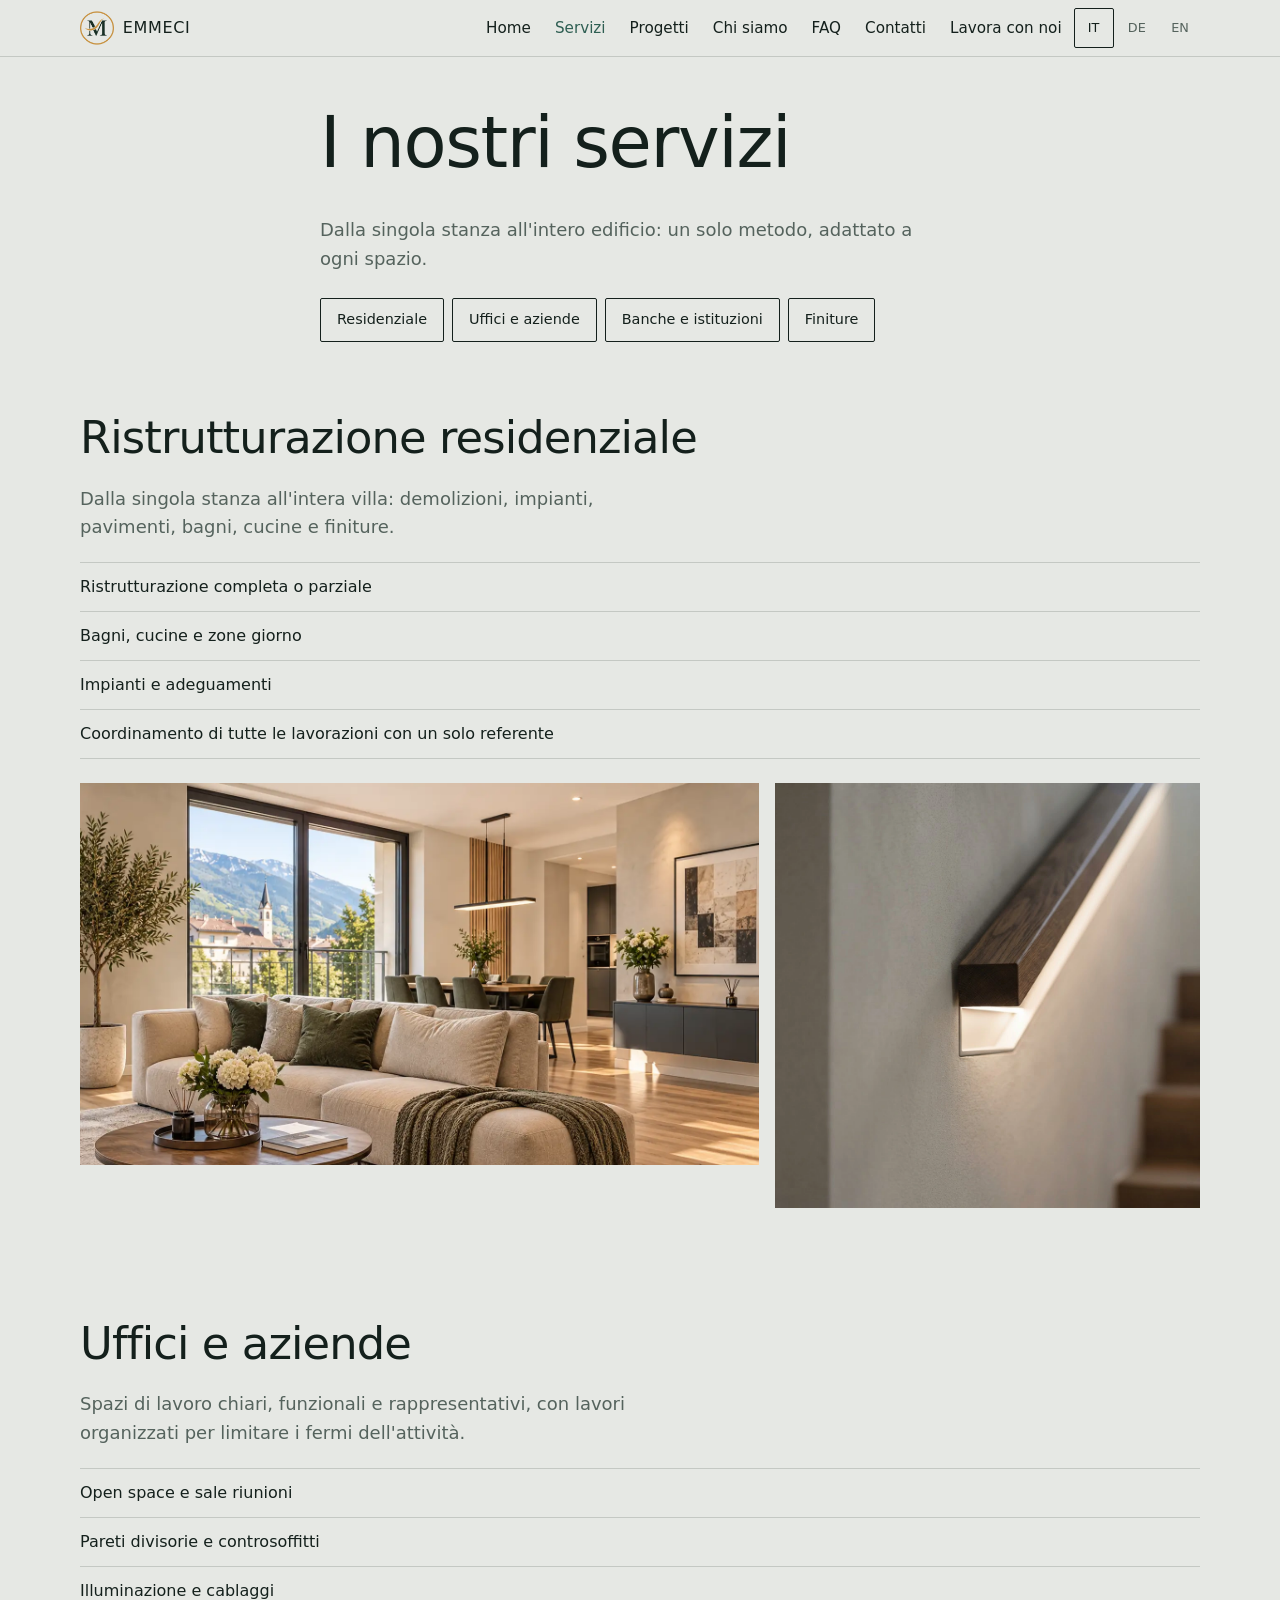
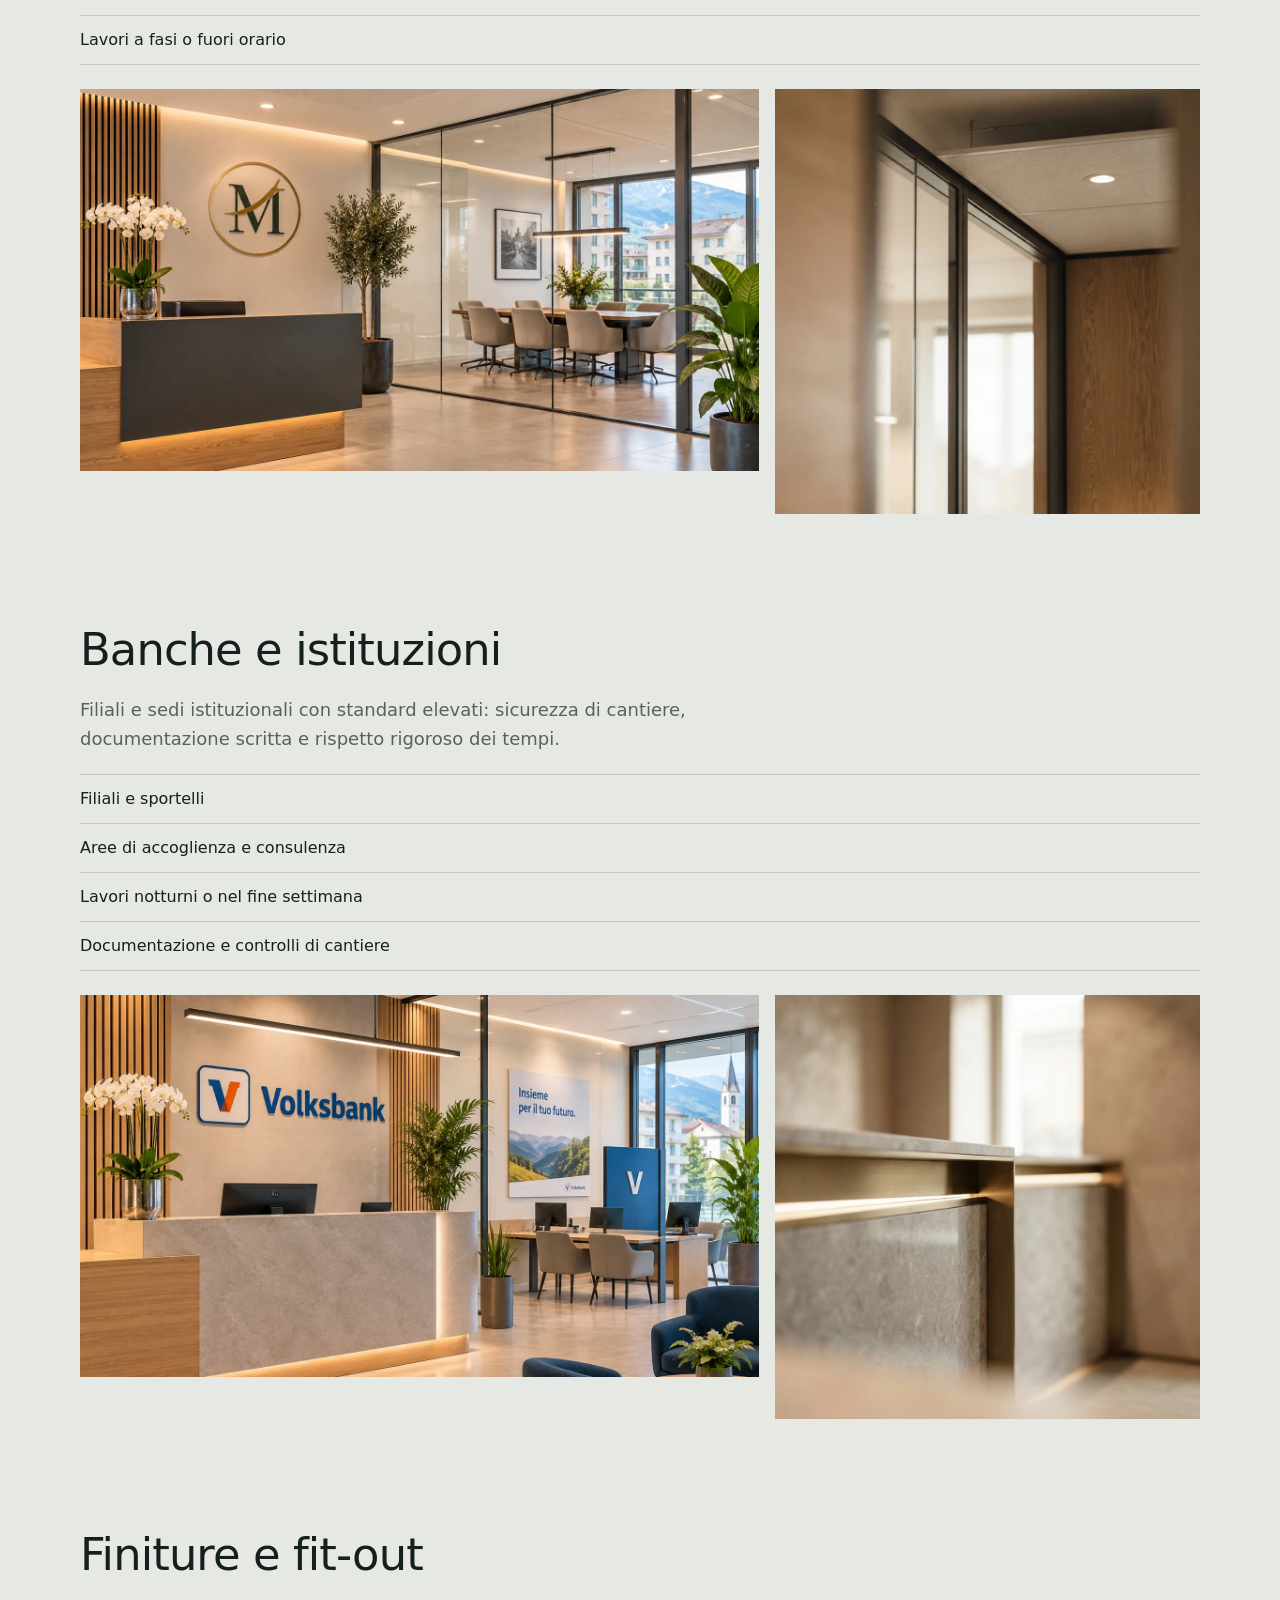
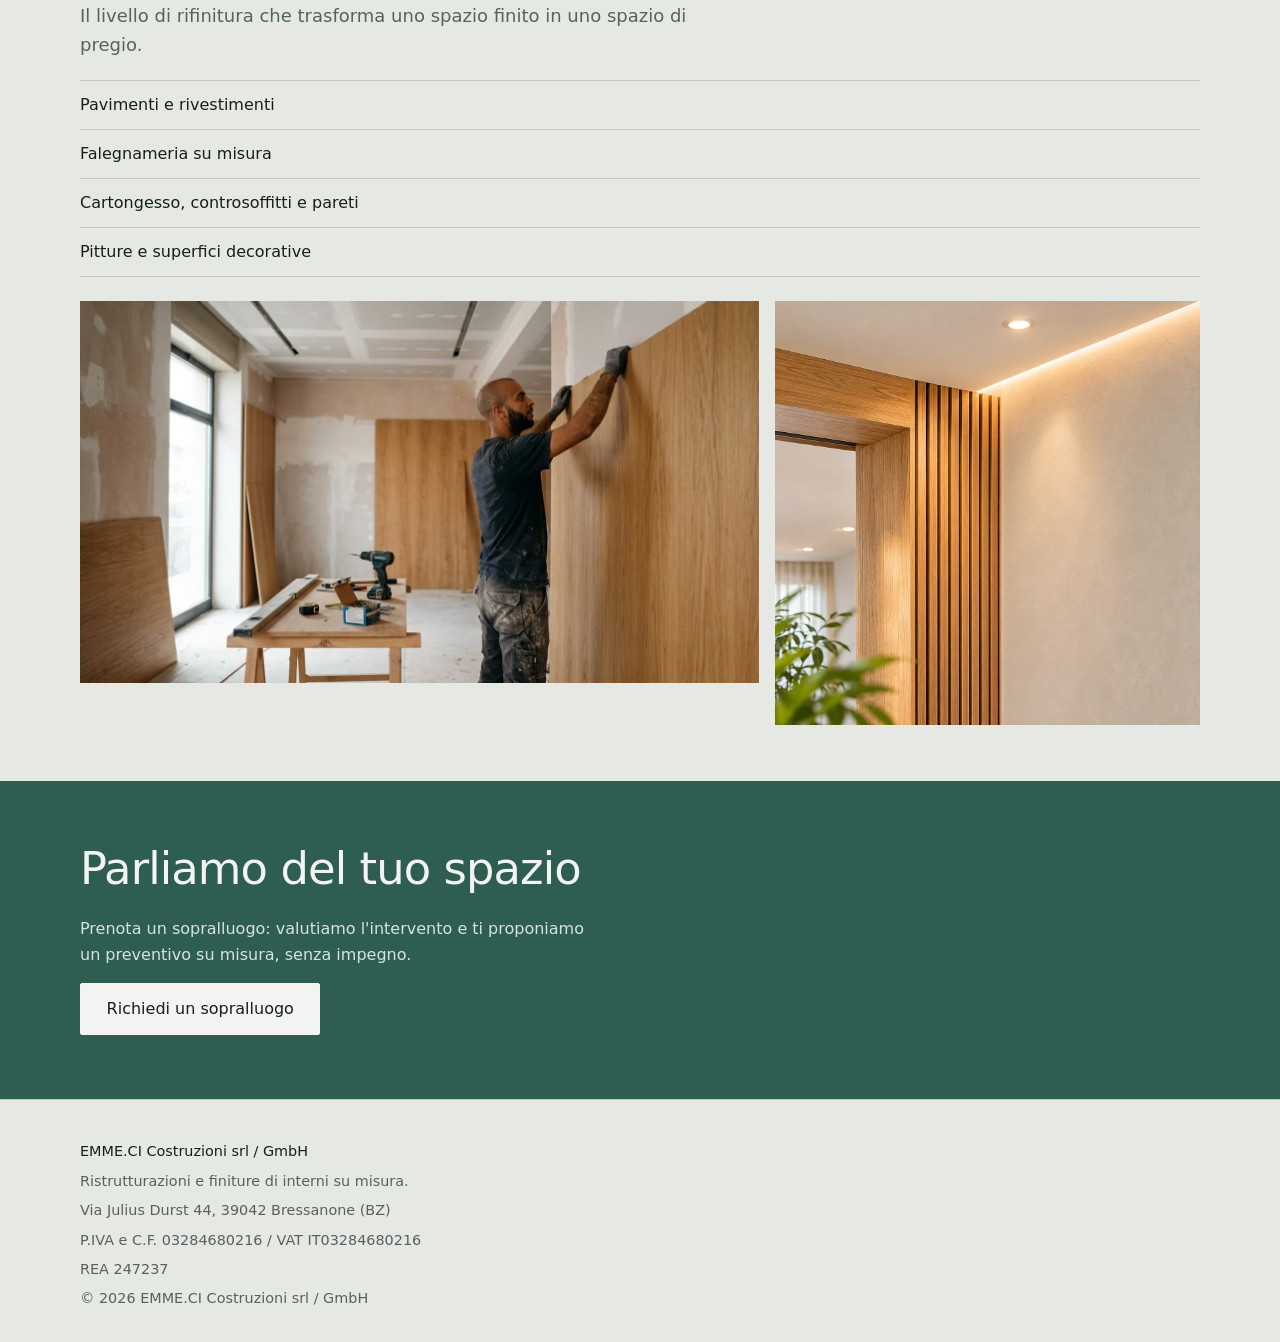
<file: services.html>
<!DOCTYPE html>
<html lang="it">
<head>
  <meta charset="utf-8">
  <meta name="viewport" content="width=device-width, initial-scale=1, viewport-fit=cover">
  <title>Servizi | Ristrutturazioni, uffici, banche, finiture</title>
  <meta name="description" content="Ristrutturazione residenziale, uffici e aziende, banche e istituzioni, finiture di interni e fit-out su misura.">
  <meta name="theme-color" content="#14201C">
  <link rel="stylesheet" href="styles.css">
  <script src="js/config.js" defer></script>
  <script src="js/i18n.js" defer></script>
  <script src="js/app.js" defer></script>
</head>
<body data-page="services">

  <header id="site-header" class="site-header"></header>

  <main id="main">
    <section class="page-head wrap">
      <h1 data-i18n="sv.title">I nostri servizi</h1>
      <p class="lead" data-i18n="sv.text">Dalla singola stanza all'intero edificio: un solo metodo, adattato a ogni spazio.</p>
      <nav class="chips">
        <a href="#residential" data-i18n="home.seg.1.title">Residenziale</a>
        <a href="#corporate" data-i18n="home.seg.2.title">Uffici e aziende</a>
        <a href="#banks" data-i18n="home.seg.3.title">Banche e istituzioni</a>
        <a href="#fitout" data-i18n="sv.fit.short">Finiture</a>
      </nav>
    </section>

    <section class="section wrap" id="residential">
      <h2 data-i18n="sv.res.title">Ristrutturazione residenziale</h2>
      <p class="lead" data-i18n="sv.res.text">Dalla singola stanza all'intera villa: demolizioni, impianti, pavimenti, bagni, cucine e finiture.</p>
      <ul class="list">
        <li data-i18n="sv.res.1">Ristrutturazione completa o parziale</li>
        <li data-i18n="sv.res.2">Bagni, cucine e zone giorno</li>
        <li data-i18n="sv.res.3">Impianti e adeguamenti</li>
        <li data-i18n="sv.res.4">Coordinamento di tutte le lavorazioni con un solo referente</li>
      </ul>
      <div class="pair">
        <figure class="ph" style="--ar:16/9" data-label="img/services/residential-1.webp · 16:9"><img src="img/services/residential-1.webp" width="1280" height="720" loading="lazy" alt="Soggiorno ristrutturato" data-i18n-alt="sv.res.a1" onerror="this.remove()"></figure>
        <figure class="ph" style="--ar:1/1" data-label="img/services/residential-2.webp · 1:1"><img src="img/services/residential-2.webp" width="800" height="800" loading="lazy" alt="Dettaglio di una finitura residenziale" data-i18n-alt="sv.res.a2" onerror="this.remove()"></figure>
      </div>
    </section>

    <section class="section wrap" id="corporate">
      <h2 data-i18n="sv.cor.title">Uffici e aziende</h2>
      <p class="lead" data-i18n="sv.cor.text">Spazi di lavoro chiari, funzionali e rappresentativi, con lavori organizzati per limitare i fermi dell'attività.</p>
      <ul class="list">
        <li data-i18n="sv.cor.1">Open space e sale riunioni</li>
        <li data-i18n="sv.cor.2">Pareti divisorie e controsoffitti</li>
        <li data-i18n="sv.cor.3">Illuminazione e cablaggi</li>
        <li data-i18n="sv.cor.4">Lavori a fasi o fuori orario</li>
      </ul>
      <div class="pair">
        <figure class="ph" style="--ar:16/9" data-label="img/services/corporate-1.webp · 16:9"><img src="img/services/corporate-1.webp" width="1280" height="720" loading="lazy" alt="Ufficio open space ristrutturato" data-i18n-alt="sv.cor.a1" onerror="this.remove()"></figure>
        <figure class="ph" style="--ar:1/1" data-label="img/services/corporate-2.webp · 1:1"><img src="img/services/corporate-2.webp" width="800" height="800" loading="lazy" alt="Dettaglio di una finitura per uffici" data-i18n-alt="sv.cor.a2" onerror="this.remove()"></figure>
      </div>
    </section>

    <section class="section wrap" id="banks">
      <h2 data-i18n="sv.ban.title">Banche e istituzioni</h2>
      <p class="lead" data-i18n="sv.ban.text">Filiali e sedi istituzionali con standard elevati: sicurezza di cantiere, documentazione scritta e rispetto rigoroso dei tempi.</p>
      <ul class="list">
        <li data-i18n="sv.ban.1">Filiali e sportelli</li>
        <li data-i18n="sv.ban.2">Aree di accoglienza e consulenza</li>
        <li data-i18n="sv.ban.3">Lavori notturni o nel fine settimana</li>
        <li data-i18n="sv.ban.4">Documentazione e controlli di cantiere</li>
      </ul>
      <div class="pair">
        <figure class="ph" style="--ar:16/9" data-label="img/services/banks-1.webp · 16:9"><img src="img/services/banks-1.webp" width="1280" height="720" loading="lazy" alt="Filiale bancaria ristrutturata" data-i18n-alt="sv.ban.a1" onerror="this.remove()"></figure>
        <figure class="ph" style="--ar:1/1" data-label="img/services/banks-2.webp · 1:1"><img src="img/services/banks-2.webp" width="800" height="800" loading="lazy" alt="Dettaglio di una finitura per banche" data-i18n-alt="sv.ban.a2" onerror="this.remove()"></figure>
      </div>
    </section>

    <section class="section wrap" id="fitout">
      <h2 data-i18n="sv.fit.title">Finiture e fit-out</h2>
      <p class="lead" data-i18n="sv.fit.text">Il livello di rifinitura che trasforma uno spazio finito in uno spazio di pregio.</p>
      <ul class="list">
        <li data-i18n="sv.fit.1">Pavimenti e rivestimenti</li>
        <li data-i18n="sv.fit.2">Falegnameria su misura</li>
        <li data-i18n="sv.fit.3">Cartongesso, controsoffitti e pareti</li>
        <li data-i18n="sv.fit.4">Pitture e superfici decorative</li>
      </ul>
      <div class="pair">
        <figure class="ph" style="--ar:16/9" data-label="img/services/fitout-1.webp · 16:9"><img src="img/services/fitout-1.webp" width="1280" height="720" loading="lazy" alt="Fit-out in corso" data-i18n-alt="sv.fit.a1" onerror="this.remove()"></figure>
        <figure class="ph" style="--ar:1/1" data-label="img/services/fitout-2.webp · 1:1"><img src="img/services/fitout-2.webp" width="800" height="800" loading="lazy" alt="Dettaglio di una finitura su misura" data-i18n-alt="sv.fit.a2" onerror="this.remove()"></figure>
      </div>
    </section>

    <section class="cta-band">
      <div class="wrap">
        <h2 data-i18n="home.cta.title">Parliamo del tuo spazio</h2>
        <p data-i18n="home.cta.text">Prenota un sopralluogo: valutiamo l'intervento e ti proponiamo un preventivo su misura, senza impegno.</p>
        <a class="btn btn-primary" href="contact.html" data-i18n="cta.visit">Richiedi un sopralluogo</a>
      </div>
    </section>
  </main>

  <footer id="site-footer" class="site-footer"></footer>

</body>
</html>
</file>
<file: styles.css>
/* ===== 1. TOKENS ===== */
:root{
  --bg:#E6E8E4;        /* calce: plaster grey */
  --surface:#F3F4F1;   /* gesso */
  --ink:#14201C;       /* deep green-black */
  --mute:#55635D;
  --accent:#2E5E52;    /* verderame */
  --line:rgba(20,32,28,.16);
  --r:2px;
  --wrap:1120px;
  --hdr:56px;
  --bar:64px;
}

/* ===== 2. BASE ===== */
*{box-sizing:border-box}
html{scroll-behavior:smooth;-webkit-text-size-adjust:100%}
body{margin:0;background:var(--bg);color:var(--ink);
  font:16px/1.6 system-ui,-apple-system,"Segoe UI",Roboto,sans-serif;
  padding-bottom:calc(var(--bar) + env(safe-area-inset-bottom))}
img{display:block;max-width:100%}
a{color:inherit}
p{margin:0 0 1em}
h1,h2,h3{font-weight:300;letter-spacing:-.02em;line-height:1.08;margin:0 0 .5em}
h1{font-size:clamp(2.3rem,9.5vw,4.4rem)}
h2{font-size:clamp(1.8rem,6.5vw,2.8rem)}
h3{font-size:1.25rem;font-weight:400;letter-spacing:-.01em;line-height:1.2}
.wrap{width:min(100% - 2.5rem,var(--wrap));margin-inline:auto}
:focus-visible{outline:2px solid var(--accent);outline-offset:3px}

/* ===== 3. HEADER + NAV ===== */
.site-header{position:sticky;top:0;z-index:70;background:var(--bg);
  border-bottom:1px solid var(--line);padding-top:env(safe-area-inset-top)}
.hdr-inner{display:flex;align-items:center;gap:.75rem;height:var(--hdr)}
.brand{display:flex;align-items:center;gap:.55rem;font-weight:500;letter-spacing:.04em;text-decoration:none;margin-right:auto}
.brand img{width:34px;height:34px}
.lang{display:flex;gap:.2rem}
.lang button{font:inherit;font-size:.8rem;background:none;border:1px solid transparent;
  color:var(--mute);min-width:40px;min-height:40px;cursor:pointer;border-radius:var(--r)}
.lang button[aria-pressed=true]{color:var(--ink);border-color:var(--ink)}
.menu-btn{width:44px;height:44px;background:none;border:0;display:grid;place-content:center;gap:5px;cursor:pointer}
.menu-btn span{display:block;width:24px;height:1.5px;background:var(--ink)}
/* Side drawer (mobile): slides in from the right, page behind is dimmed */
.nav{display:flex;flex-direction:column;position:fixed;top:0;right:0;bottom:0;z-index:2;
  width:min(84vw,340px);overflow:auto;background:var(--surface);
  padding:calc(env(safe-area-inset-top) + 4.5rem) 1.5rem calc(env(safe-area-inset-bottom) + 1.5rem);
  box-shadow:-12px 0 32px rgba(20,32,28,.18);
  transform:translateX(105%);visibility:hidden;
  transition:transform .25s ease,visibility 0s linear .25s}
.menu-open .nav{transform:none;visibility:visible;transition:transform .25s ease}
.nav-backdrop{position:fixed;inset:0;z-index:1;background:rgba(20,32,28,.45);
  opacity:0;visibility:hidden;transition:opacity .25s ease,visibility 0s linear .25s}
.menu-open .nav-backdrop{opacity:1;visibility:visible;transition:opacity .25s ease}
.nav-close{position:absolute;top:calc(env(safe-area-inset-top) + .5rem);right:.75rem;width:44px;height:44px;
  background:none;border:0;font-size:2rem;line-height:1;color:var(--ink);cursor:pointer}
body.menu-lock{overflow:hidden}
.nav a{font-size:1.35rem;font-weight:300;text-decoration:none;padding:.8rem 0;border-bottom:1px solid var(--line)}
.nav a[aria-current=page]{color:var(--accent)}

/* ===== 4. BUTTONS ===== */
.btn{display:inline-flex;align-items:center;justify-content:center;min-height:52px;padding:0 1.6rem;
  text-decoration:none;font-weight:500;border:1px solid var(--ink);border-radius:var(--r);text-align:center}
.btn-primary{background:var(--ink);color:var(--bg)}
.btn-ghost{background:transparent}
.actions{display:grid;gap:.75rem;margin:1.5rem 0}

/* ===== 5. IMAGE PLACEHOLDER (label shows until the photo exists) ===== */
.ph{position:relative;margin:0;aspect-ratio:var(--ar,4/3);background:#D3D8D3;overflow:hidden}
.ph::after{content:attr(data-label);position:absolute;inset:0;display:grid;place-items:center;
  text-align:center;padding:1rem;font-size:.75rem;color:var(--mute)}
.ph img{position:absolute;inset:0;width:100%;height:100%;object-fit:cover;z-index:1}

/* ===== 6. HOME ===== */
.hero{padding-block:2rem 3rem;display:grid;gap:2rem}
.lead{font-size:1.125rem;color:var(--mute);max-width:34em}
.proof{list-style:none;margin:0;padding:0;display:grid;gap:.5rem;font-size:.95rem}
.proof li{padding-left:1.2rem;position:relative}
.proof li::before{content:"";position:absolute;left:0;top:.8em;width:.65rem;height:1px;background:var(--accent)}

.section{padding-block:3.5rem}
.section-head{max-width:36em;margin-bottom:2rem}
.section-head p{color:var(--mute)}

.segments{display:grid;gap:2rem}
.seg{display:block;text-decoration:none}
.seg h3{margin-top:1rem}
.seg p{color:var(--mute);margin:0}
.seg:hover h3{color:var(--accent)}

.section-dark{background:var(--ink);color:var(--bg);padding-block:3.5rem}
.steps{list-style:none;counter-reset:s;margin:0;padding:0}
.step{counter-increment:s;border-top:1px solid rgba(230,232,228,.25);padding:1.25rem 0 1.25rem 3rem;position:relative}
.step::before{content:counter(s);position:absolute;left:0;top:1.1rem;font-size:1.7rem;font-weight:300;color:#8FB5A9}
.step p{margin:0;color:#B9C4BF}

/* Before / After slider (the one signature element) */
.ba{--pos:50%;cursor:ew-resize;touch-action:pan-y}
.ba-before{clip-path:inset(0 calc(100% - var(--pos)) 0 0)}
.ba-range{position:absolute;inset:0;width:100%;height:100%;margin:0;opacity:0;z-index:3;cursor:ew-resize;touch-action:pan-y}
.ba-handle{position:absolute;top:0;bottom:0;left:var(--pos);width:2px;background:var(--bg);z-index:2;
  transform:translateX(-1px);pointer-events:none}
.ba-handle::after{content:"\2039  \203A";position:absolute;top:50%;left:50%;width:46px;height:46px;margin:-23px;
  display:grid;place-items:center;border-radius:50%;background:var(--bg);color:var(--ink);
  border:1px solid var(--ink);font-size:1.1rem;white-space:pre}

.more{margin:1.5rem 0 0}
.more a{font-weight:500;text-decoration:none;border-bottom:1px solid var(--accent);padding-bottom:2px}
.split{display:grid;gap:2rem;align-items:center}
.list{list-style:none;margin:1.25rem 0;padding:0}
.list li{padding:.7rem 0;border-top:1px solid var(--line)}
.list li:last-child{border-bottom:1px solid var(--line)}

.cta-band{background:var(--accent);color:var(--surface);padding-block:4rem}
.cta-band p{max-width:32em;color:#D6E3DE}
.cta-band .btn-primary{background:var(--surface);color:var(--ink);border-color:var(--surface)}

/* ===== 7. INNER PAGES (shared) ===== */
.page-head{padding-block:3rem 1rem;max-width:40em}
.faq details{border-top:1px solid var(--line);padding:.5rem 0}
.faq details:last-child{border-bottom:1px solid var(--line)}
.faq summary{cursor:pointer;font-size:1.1rem;min-height:48px;display:flex;align-items:center}
.faq p{color:var(--mute);margin:.25rem 0 1rem}

/* ===== 7b. SERVICES / PROJECTS ===== */
section[id]{scroll-margin-top:calc(var(--hdr) + 1rem)}
.chips{display:flex;flex-wrap:wrap;gap:.5rem;margin-top:1.5rem}
.chips a{display:inline-flex;align-items:center;min-height:44px;padding:0 1rem;border:1px solid var(--ink);
  border-radius:var(--r);text-decoration:none;font-size:.9rem}
.pair{display:grid;gap:1rem;margin-top:1.5rem}
.project{padding-block:2rem 2.5rem;border-top:1px solid var(--line)}
.project h2{font-size:1.6rem}
.facts{display:grid;gap:.4rem;margin:1rem 0 0;font-size:.95rem}
.facts div{display:flex;gap:1rem}
.facts dt{min-width:6rem;color:var(--mute)}
.facts dd{margin:0}
@media(min-width:760px){.pair{grid-template-columns:1.6fr 1fr;align-items:start}}
@media(min-width:860px){.projects{display:grid;grid-template-columns:1fr 1fr;gap:0 2.5rem}}

/* ===== 8. FOOTER + STICKY BOTTOM BAR ===== */
.site-footer{padding:2.5rem 1.25rem 2rem;border-top:1px solid var(--line);color:var(--mute);font-size:.9rem}
.ft-inner{width:min(100%,var(--wrap));margin-inline:auto;display:grid;gap:.4rem}
.ft-brand{color:var(--ink);font-weight:500}
.site-bar{position:fixed;left:0;right:0;bottom:0;z-index:60;display:grid;grid-template-columns:1fr 1fr 1.5fr;
  gap:1px;background:var(--line);border-top:1px solid var(--line);padding-bottom:env(safe-area-inset-bottom)}
.bar-btn{display:grid;place-items:center;min-height:var(--bar);background:var(--surface);
  text-decoration:none;font-size:.9rem;font-weight:500}
.bar-main{background:var(--ink);color:var(--bg)}

/* ===== 9. DESKTOP ===== */
@media(min-width:520px){.actions{grid-template-columns:auto auto;justify-content:start}}
@media(min-width:760px){.segments{grid-template-columns:repeat(3,1fr)}}
@media(min-width:860px){
  .hero{grid-template-columns:1.1fr .9fr;align-items:center;padding-block:4rem}
  .steps{display:grid;grid-template-columns:repeat(4,1fr);gap:1.5rem}
  .step{padding:1.25rem 0 0}
  .step::before{position:static;display:block;margin-bottom:.5rem}
  .split{grid-template-columns:1fr 1fr;gap:4rem}
}
@media(min-width:900px){
  body{padding-bottom:0}
  .menu-btn,.site-bar,.nav-close,.nav-backdrop{display:none}
  .nav{display:flex;position:static;width:auto;height:auto;flex-direction:row;gap:1.5rem;padding:0;
    background:none;overflow:visible;box-shadow:none;transform:none;visibility:visible;transition:none;z-index:auto}
  .nav a{font-size:.95rem;padding:0;border:0}
}
@media(prefers-reduced-motion:reduce){html{scroll-behavior:auto}}
</file>
